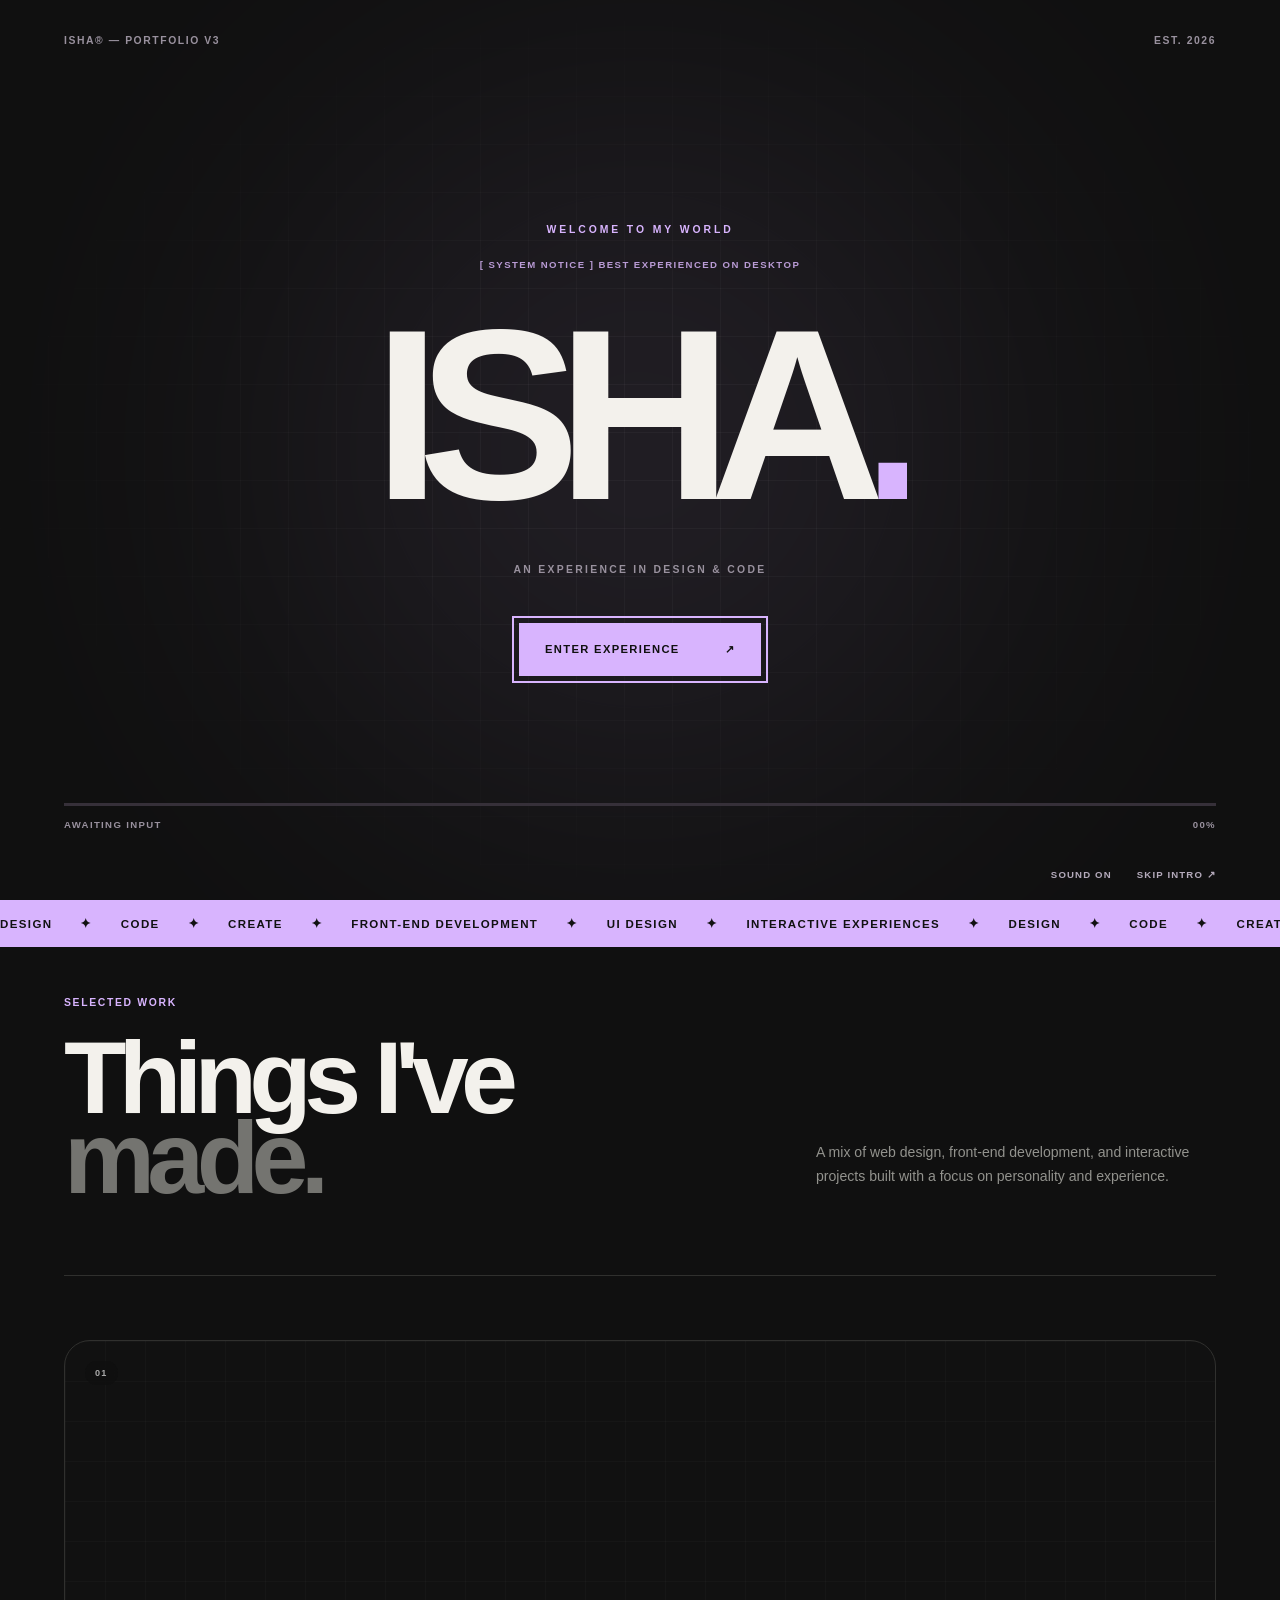
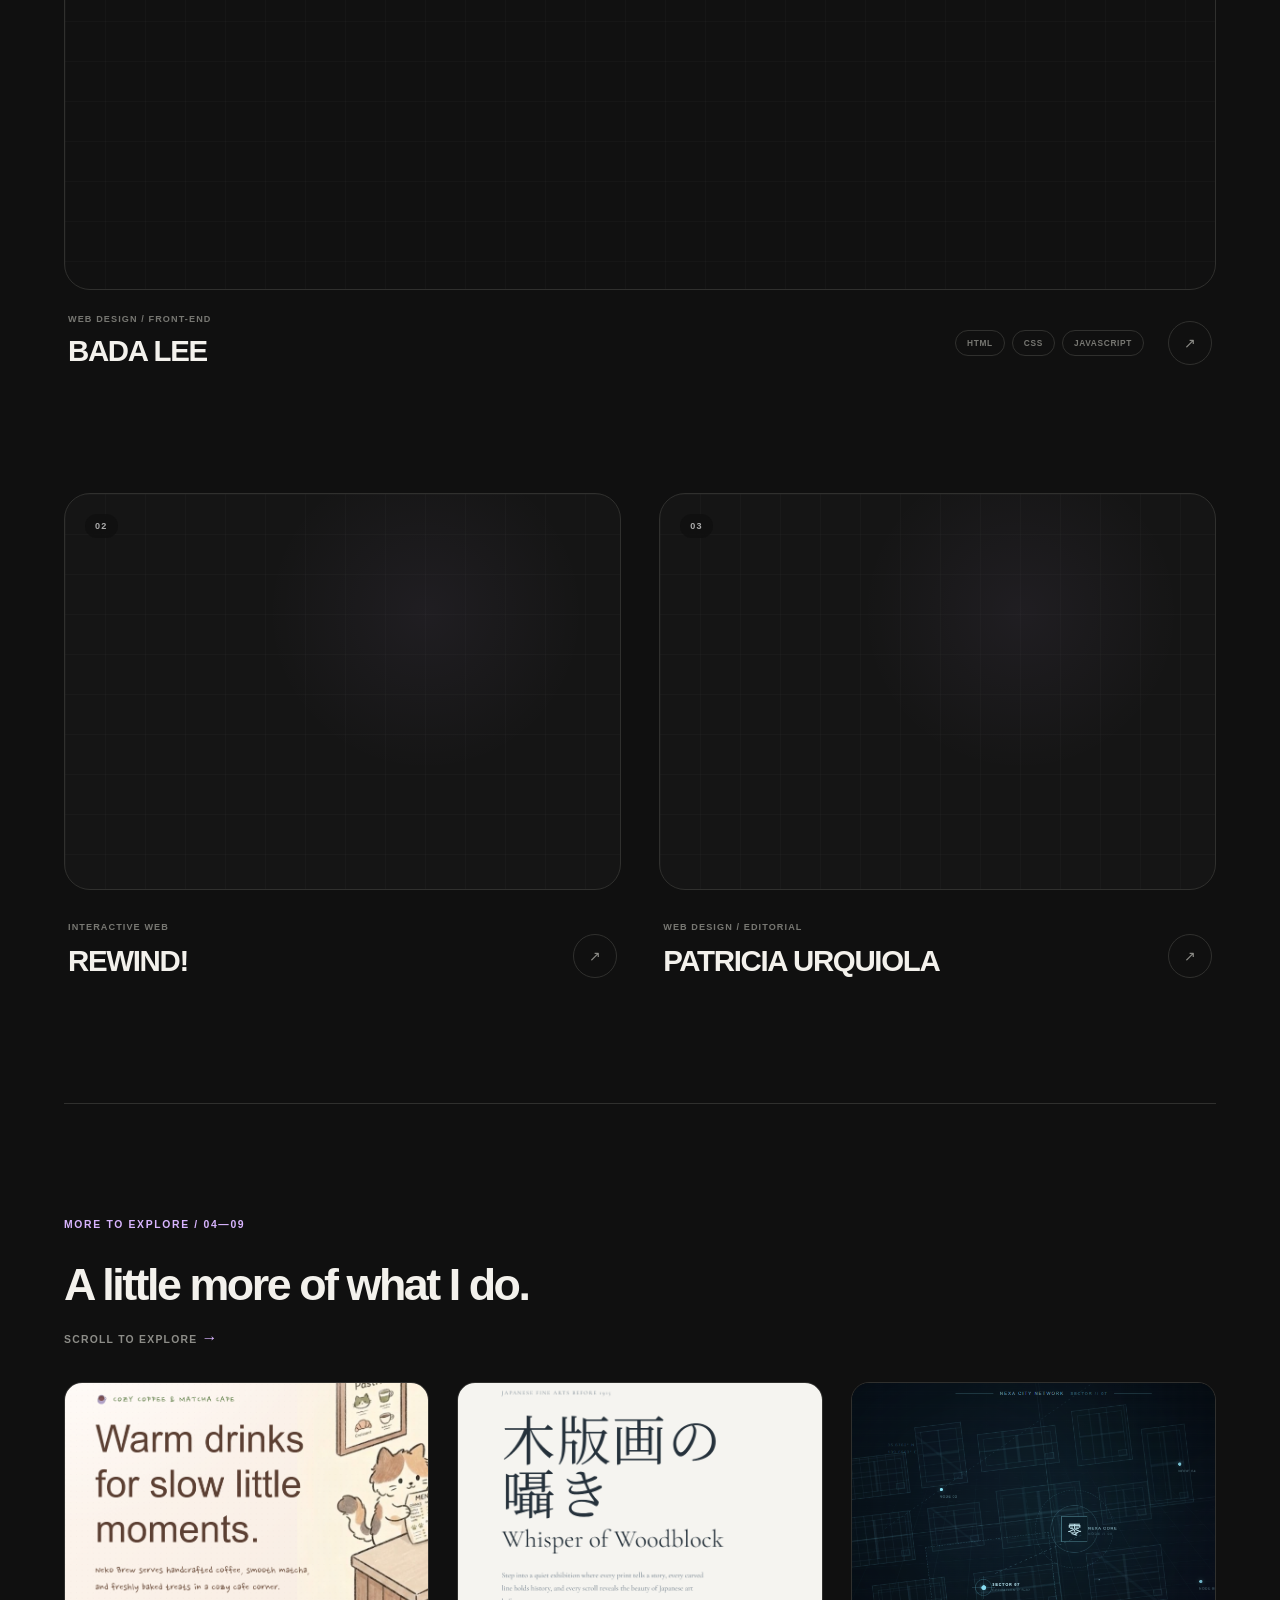
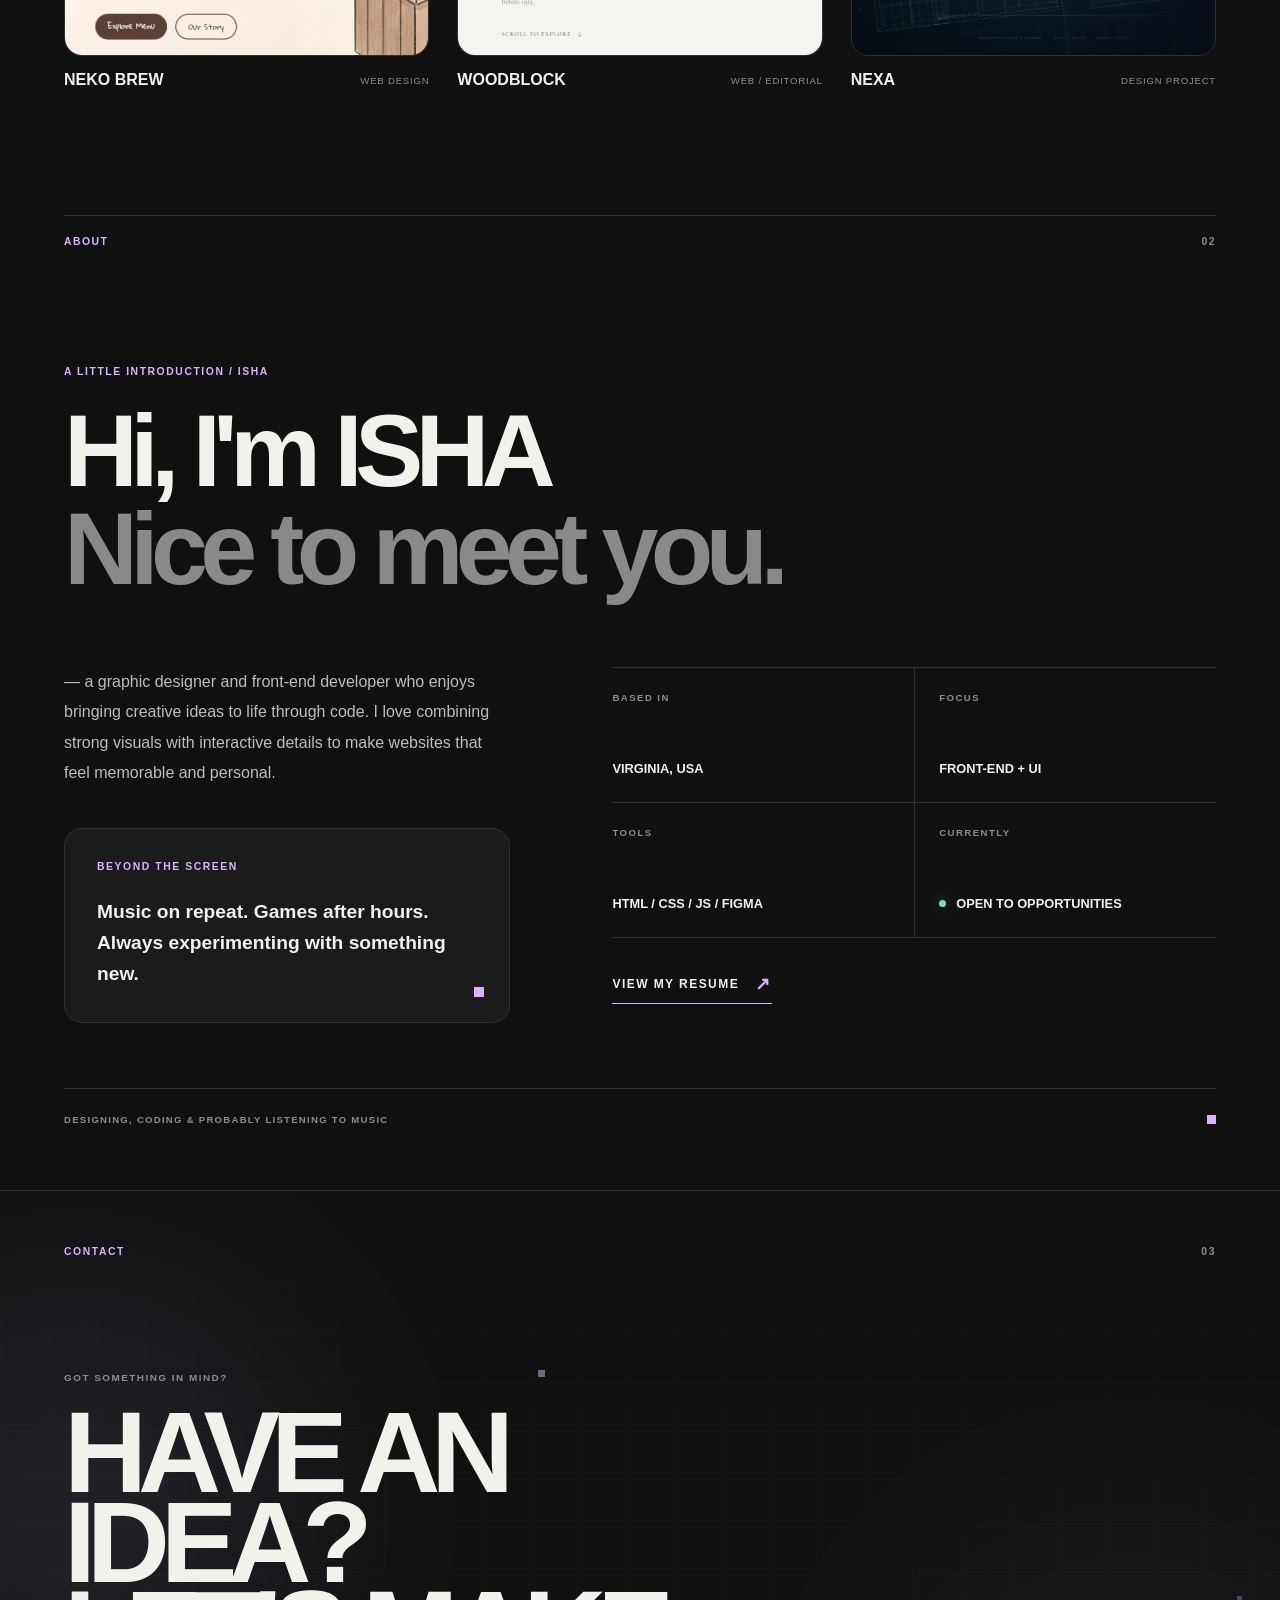
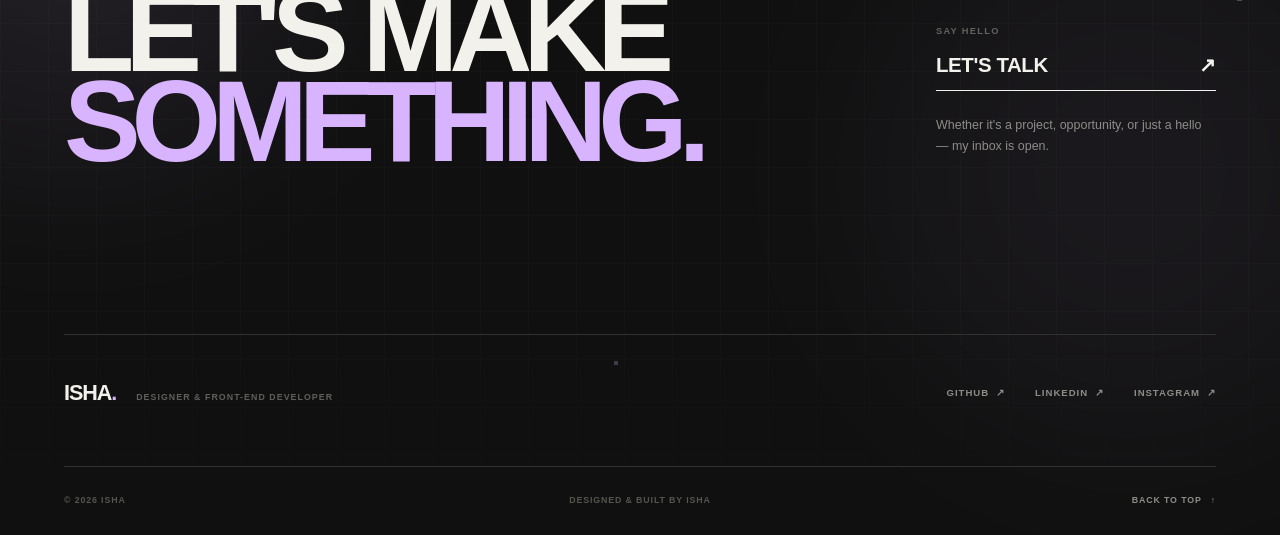
<file: index.html>
<!DOCTYPE html>
<html lang="en">

<head>
    <meta charset="UTF-8">

    <meta
        name="viewport"
        content="width=device-width, initial-scale=1.0"
    >

    <meta
        name="description"
        content="ISHA — Front-End Developer and Designer portfolio."
    >

    <title>ISHA — Portfolio</title>

<link rel="stylesheet" href="css/base.css">
<link rel="stylesheet" href="css/work.css">
<link rel="stylesheet" href="css/about.css">
<link rel="stylesheet" href="css/contact.css">
<link rel="stylesheet" href="css/projects.css">
<link rel="stylesheet" href="css/responsive.css">
<link rel="stylesheet" href="css/loader.css">
</head>


<body>


<!-- =========================================
     ISHA V3 — CINEMATIC LOADER
========================================= -->

<div class="intro-loader" id="introLoader" role="dialog"
     aria-label="Portfolio introduction" aria-modal="true">

    <div class="intro-panel intro-panel-left"></div>
    <div class="intro-panel intro-panel-right"></div>

    <div class="intro-stage">

        <div class="intro-grid"></div>
        <div class="intro-glow"></div>

        <div class="intro-top">
            <span>ISHA® — PORTFOLIO V3</span>
            <span>EST. 2026</span>
        </div>

        <div class="intro-center">

            <p class="intro-kicker">WELCOME TO MY WORLD</p>
            
            <p class="intro-device-note">
            [ SYSTEM NOTICE ] BEST EXPERIENCED ON DESKTOP
            </p>

            <h1 class="intro-wordmark" aria-label="ISHA">
                <span>I</span>
                <span>S</span>
                <span>H</span>
                <span>A</span>
                <span class="intro-dot">.</span>
            </h1>

            <p class="intro-status" id="introStatus">
                AN EXPERIENCE IN DESIGN &amp; CODE
            </p>

            <button class="intro-enter" id="introEnter" type="button">
                ENTER EXPERIENCE
                <span>↗</span>
            </button>

        </div>

        <div class="intro-bottom">

            <div class="intro-progress-track">
                <div class="intro-progress-bar"></div>
            </div>

            <div class="intro-bottom-info">
                <span id="introProgressLabel">AWAITING INPUT</span>
                <span id="introPercent">00%</span>
            </div>

        </div>

        <div class="intro-controls">
            <button id="introSound" type="button"
                    aria-pressed="true">SOUND ON</button>
            <button id="introSkip" type="button">SKIP INTRO ↗</button>
        </div>

    </div>
</div>



    <!-- =========================================
         NAVIGATION
    ========================================== -->

    <header class="site-header">

        <a href="#" class="logo">
            ISHA<span>.</span>
        </a>


        <nav class="site-nav" aria-label="Main navigation">

            <a href="#work">WORK</a>
            <a href="#about">ABOUT</a>
            <a href="#contact">CONTACT</a>

        </nav>


        <div class="header-status">

            <span class="status-dot"></span>

            AVAILABLE FOR WORK

        </div>

    </header>



    <main>


        <!-- =========================================
             HERO
        ========================================== -->

        <section class="hero">

<div class="hero-background" aria-hidden="true">

    <div class="hero-grid"></div>

    <div class="hero-glow hero-glow-one"></div>
    <div class="hero-glow hero-glow-two"></div>

    <span class="hero-bg-text">
        ISHA
    </span>

    <div class="hero-square square-one"></div>
    <div class="hero-square square-two"></div>
    <div class="hero-square square-three"></div>

</div>

            <!-- LEFT SIDE -->

            <div class="hero-intro">

                <p class="hero-eyebrow">
                    FRONT-END DEVELOPER &amp; DESIGNER
                </p>


                <h1 class="hero-title">
                    ISHA<span>.</span>
                </h1>


                <p class="hero-description">
                I design &amp; build digital experiences<br>
                with personality.
                </p>


                <div class="hero-actions">

                    <a
                        href="#work"
                        class="button button-primary"
                    >
                        VIEW MY WORK
                        <span>↗</span>
                    </a>


                    <a
                        href="#contact"
                        class="button button-secondary"
                    >
                        CONTACT ME
                    </a>

                </div>

<div class="hero-meta">

    <div>
        <span>BASED IN</span>
        <p>VIRGINIA, USA</p>
    </div>

    <div>
        <span>FOCUS</span>
        <p>FRONT-END / UI</p>
    </div>

</div>

            </div>

            <!-- =========================================
                 FEATURED PROJECT
            ========================================== -->

            <div class="featured-project">

                <div class="featured-top">

                    <div class="featured-label">

                        <span class="featured-dot"></span>

                        LIVE PROJECT PREVIEW

                    </div>


                    <span class="featured-count">
                        01 / 06
                    </span>

                </div>



<a
    href="https://urbruhisha.github.io/genshin-ui/"
    class="featured-card"
    target="_blank"
    rel="noopener noreferrer"
>

                    <!-- IMAGE WILL GO HERE LATER -->

<div class="featured-visual">
    
    <iframe
        src="https://urbruhisha.github.io/genshin-ui/"
        title="Genshin Archive live preview"
        class="featured-site-preview"
        loading="lazy"
        tabindex="-1"
    ></iframe>

</div>


                    <div class="featured-info">

                        <div>

                            <p class="featured-type">
                                PERSONAL PROJECT
                            </p>

                            <h2>
                                GENSHIN ARCHIVE
                            </h2>

                        </div>


                        <span class="featured-arrow">
                            ↗
                        </span>

                    </div>

                </a>

            </div>

        </section>

<div class="hero-scroll">
    <span>SCROLL TO EXPLORE</span>
    <span>↓</span>
</div>



        <!-- =========================================
             TICKER
        ========================================== -->

        <section
            class="ticker"
            aria-label="Portfolio specialties"
        >

            <div class="ticker-track">


                <!-- FIRST COPY -->

                <div class="ticker-content">

                    <span>DESIGN</span>
                    <span class="ticker-symbol">✦</span>

                    <span>CODE</span>
                    <span class="ticker-symbol">✦</span>

                    <span>CREATE</span>
                    <span class="ticker-symbol">✦</span>

                    <span>FRONT-END DEVELOPMENT</span>
                    <span class="ticker-symbol">✦</span>

                    <span>UI DESIGN</span>
                    <span class="ticker-symbol">✦</span>

                    <span>INTERACTIVE EXPERIENCES</span>
                    <span class="ticker-symbol">✦</span>

                </div>



                <!-- DUPLICATE FOR SEAMLESS LOOP -->

                <div
                    class="ticker-content"
                    aria-hidden="true"
                >

                    <span>DESIGN</span>
                    <span class="ticker-symbol">✦</span>

                    <span>CODE</span>
                    <span class="ticker-symbol">✦</span>

                    <span>CREATE</span>
                    <span class="ticker-symbol">✦</span>

                    <span>FRONT-END DEVELOPMENT</span>
                    <span class="ticker-symbol">✦</span>

                    <span>UI DESIGN</span>
                    <span class="ticker-symbol">✦</span>

                    <span>INTERACTIVE EXPERIENCES</span>
                    <span class="ticker-symbol">✦</span>

                </div>


            </div>

        </section>

<!-- =========================================
     SELECTED WORK
========================================== -->

<div class="work-header">

    <div class="work-heading">

        <p class="work-eyebrow">
            SELECTED WORK
        </p>

        <h2>
            Things I've<br>
            <span>made.</span>
        </h2>

    </div>


    <p class="work-description">
        A mix of web design, front-end development,
        and interactive projects built with a focus
        on personality and experience.
    </p>

</div>

    <!-- =========================================
     PROJECT 01 — BADA LEE
========================================== -->

<article class="project project-large project-bada">

<div class="project-visual project-visual-live">

    <iframe
        src="https://urbruhisha.github.io/bdlee/"
        title="BADA LEE live website preview"
        class="project-site-preview"
        loading="lazy"
    ></iframe>

    <span class="project-number">01</span>

</div>


    <div class="project-info">

        <div class="project-title">

            <span>WEB DESIGN / FRONT-END</span>

            <h3>BADA LEE</h3>

        </div>


        <div class="project-meta">

            <div class="project-tags">
                <span>HTML</span>
                <span>CSS</span>
                <span>JAVASCRIPT</span>
            </div>

            <a
                href="https://urbruhisha.github.io/bdlee/"
                class="project-arrow"
                target="_blank"
                rel="noopener noreferrer"
                aria-label="Open BADA LEE project"
            >
                ↗
            </a>

        </div>

    </div>

</article>


<!-- =========================================
     PROJECTS 02 + 03
========================================== -->

<div class="project-grid">


<!-- PROJECT 02 — REWIND -->

<article class="project project-small project-rewind">

    <div class="project-visual project-visual-live">

        <iframe
            src="https://urbruhisha.github.io/rewind/"
            title="REWIND! live website preview"
            class="project-site-preview"
            loading="lazy"
        ></iframe>

        <span class="project-number">02</span>

    </div>


    <div class="project-info">

        <div class="project-title">

            <span>INTERACTIVE WEB</span>

            <h3>REWIND!</h3>

        </div>


        <a
            href="https://urbruhisha.github.io/rewind/"
            class="project-arrow"
            target="_blank"
            rel="noopener noreferrer"
            aria-label="Open REWIND project"
        >
            ↗
        </a>

    </div>

</article>


<!-- PROJECT 03 — PATRICIA URQUIOLA -->

<article class="project project-small project-urquiola">

    <div class="project-visual project-visual-live">

<iframe
    src="https://urbruhisha.github.io/urquiola/"
    title="Patricia Urquiola live website preview"
    class="project-site-preview"
    loading="lazy"
></iframe>
        
        <span class="project-number">03</span>

    </div>


    <div class="project-info">

        <div class="project-title">

            <span>WEB DESIGN / EDITORIAL</span>

            <h3>PATRICIA URQUIOLA</h3>

        </div>


<a
    href="https://urbruhisha.github.io/urquiola/"
    class="project-arrow"
    target="_blank"
    rel="noopener noreferrer"
    aria-label="Open Patricia Urquiola project"
>
    ↗
</a>

    </div>

</article>
    
    
</div>


<!-- =========================================
     MORE TO EXPLORE
========================================== -->

<div class="more-projects">

    <div class="more-projects-header">
        <p class="work-eyebrow">MORE TO EXPLORE / 04—09</p>
        <h2>A little more of what I do.</h2>
        <p class="more-scroll-hint">
        SCROLL TO EXPLORE <span>→</span>
        </p>
    </div>

    <div class="more-projects-grid">

        <!-- 04 — NEKO BREW -->
        <a href="projects/neko-brew/index.html" class="more-project-card" target="_blank" rel="noopener noreferrer">
            <div class="more-project-image">
                <img src="images/neko-brew-preview.png"
                     alt="Neko Brew website screenshot"
                     loading="lazy">
                <span class="more-project-overlay">VIEW PROJECT ↗</span>
            </div>
            <div class="more-project-info">
                <h3>NEKO BREW</h3>
                <span>WEB DESIGN</span>
            </div>
        </a>

        <!-- 05 — WOODBLOCK -->
        <a href="projects/woodblock/index.html" class="more-project-card" target="_blank" rel="noopener noreferrer">
            <div class="more-project-image">
                <img src="images/woodblock-preview.png"
                     alt="Woodblock project screenshot"
                     loading="lazy">
                <span class="more-project-overlay">VIEW PROJECT ↗</span>
            </div>
            <div class="more-project-info">
                <h3>WOODBLOCK</h3>
                <span>WEB / EDITORIAL</span>
            </div>
        </a>

        <!-- 06 — NEXA -->
        <a href="projects/nexa/index.html" class="more-project-card" target="_blank" rel="noopener noreferrer">
            <div class="more-project-image">
                <img src="images/nexa-preview.png"
                     alt="NEXA project screenshot"
                     loading="lazy">
                <span class="more-project-overlay">VIEW PROJECT ↗</span>
            </div>
            <div class="more-project-info">
                <h3>NEXA</h3>
                <span>DESIGN PROJECT</span>
            </div>
        </a>

        <!-- 07 — KISSESAMOUR -->
        <a href="projects/kissesamour/index.html" class="more-project-card" target="_blank" rel="noopener noreferrer">
            <div class="more-project-image">
                <img src="images/kissesamour-preview.png"
                     alt="Kissesamour project screenshot"
                     loading="lazy">
                <span class="more-project-overlay">VIEW PROJECT ↗</span>
            </div>
            <div class="more-project-info">
                <h3>KISSESAMOUR</h3>
                <span>WORK IN PROGRESS</span>
            </div>
        </a>

        <!-- 08 — COMING SOON -->
        <div class="more-project-card coming-soon">
            <div class="more-project-image">
                <div class="coming-soon-content">
                    <span>IN THE WORKS / 08</span>
                    <h3>COMING SOON</h3>
                    <p>NEW PROJECT</p>
                </div>
            </div>
            <div class="more-project-info">
                <h3>UNTITLED PROJECT</h3>
                <span>COMING SOON</span>
            </div>
        </div>

        <!-- 09 — SPARE SLOT -->
        <div class="more-project-card coming-soon">
            <div class="more-project-image">
                <div class="coming-soon-content">
                    <span>FUTURE PROJECT / 09</span>
                    <h3>COMING SOON</h3>
                    <p>STAY TUNED</p>
                </div>
            </div>
            <div class="more-project-info">
                <h3>FUTURE PROJECT</h3>
                <span>COMING SOON</span>
            </div>
        </div>

    </div>

</div>



<!-- ========================================
     ABOUT ME
========================================= -->

<section class="about-section" id="about">

    <div class="about-topline">
        <span>ABOUT</span>
        <span>02</span>
    </div>

    <div class="about-heading">
        <p class="about-eyebrow">A LITTLE INTRODUCTION / ISHA</p>

        <h2>
            Hi, I'm ISHA<br>
            <span>Nice to meet you.</span>
        </h2>
    </div>

    <div class="about-content">

        <!-- LEFT: INTRODUCTION -->
        <div class="about-left">

            <p class="about-description">
                — a graphic designer and front-end
                developer who enjoys bringing creative ideas
                to life through code. I love combining strong
                visuals with interactive details to make
                websites that feel memorable and personal.
            </p>

            <div class="about-personality">
                <span class="personality-label">
                    BEYOND THE SCREEN
                </span>

                <p>
                    Music on repeat. Games after hours.
                    Always experimenting with something new.
                </p>

                <span class="personality-square"></span>
            </div>

        </div>

        <!-- RIGHT: INFORMATION -->
        <div class="about-right">

            <div class="about-info-grid">

                <div class="about-info-item">
                    <span>BASED IN</span>
                    <strong>VIRGINIA, USA</strong>
                </div>

                <div class="about-info-item">
                    <span>FOCUS</span>
                    <strong>FRONT-END + UI</strong>
                </div>

                <div class="about-info-item">
                    <span>TOOLS</span>
                    <strong>HTML / CSS / JS / FIGMA</strong>
                </div>

                <div class="about-info-item">
                    <span>CURRENTLY</span>
                    <strong class="availability">
                        <i></i>
                        OPEN TO OPPORTUNITIES
                    </strong>
                </div>

            </div>

            <a
                href="resume.pdf"
                class="about-resume"
                target="_blank"
                rel="noopener noreferrer"
            >
                VIEW MY RESUME
                <span>↗</span>
            </a>

        </div>

    </div>

    <div class="about-bottomline">
        <span>
            DESIGNING, CODING &amp; PROBABLY LISTENING TO MUSIC
        </span>
        <span class="about-bottom-square"></span>
    </div>

</section>


<!-- =========================================
     CONTACT
========================================== -->

<section class="contact-section" id="contact">
    
    <!-- CONTACT BACKGROUND -->
<div class="hero-background" aria-hidden="true">

    <div class="hero-grid"></div>

    <div class="hero-glow hero-glow-one"></div>
    <div class="hero-glow hero-glow-two"></div>

    <span class="hero-square square-one"></span>
    <span class="hero-square square-two"></span>
    <span class="hero-square square-three"></span>

</div>

    <!-- TOP LABEL -->

    <div class="contact-label">
        <span>CONTACT</span>
        <span>03</span>
    </div>


    <!-- MAIN CONTACT -->

    <div class="contact-main">

        <div class="contact-heading">

            <p class="contact-eyebrow">
                GOT SOMETHING IN MIND?
            </p>

            <h2>
                HAVE AN IDEA?<br>
                LET'S MAKE<br>
                <span>SOMETHING.</span>
            </h2>

        </div>


        <!-- SAY HELLO -->

        <div class="contact-action">

            <p>
                SAY HELLO
            </p>

<a
    href="mailto:ferminaisha003@gmail.com?subject=Hello%20Isha!"
    class="email-link"
>
    LET'S TALK
    <span>↗</span>
</a>

            <p class="contact-note">
                Whether it's a project, opportunity,
                or just a hello — my inbox is open.
            </p>

        </div>

    </div>



    <!-- =========================================
         FOOTER
    ========================================== -->

    <footer class="site-footer">

        <div class="footer-brand">

            <a href="https://urbruhisha.github.io/Isha-v2/" class="footer-logo">
                ISHA<span>.</span>
            </a>

            <p>
                DESIGNER &amp; FRONT-END DEVELOPER
            </p>

        </div>


        <div class="footer-links">

            <a
                href="https://github.com/urbruhisha"
                target="_blank"
                rel="noopener noreferrer"
            >
                GITHUB
                <span>↗</span>
            </a>

            <a
                href="https://www.linkedin.com/in/aisha-fermin-2b5055415/"
                target="_blank"
                rel="noopener noreferrer"
            >
                LINKEDIN
                <span>↗</span>
            </a>
            
            <a
                href="
https://www.instagram.com/designedbyishav2?stkn=MzZva2c1ajdhcDd4&utm_source=qr"
                target="_blank"
                rel="noopener noreferrer"
            >
                INSTAGRAM
                <span>↗</span>
            </a>

        </div>


        <div class="footer-bottom">

            <p>
                © 2026 ISHA
            </p>

            <p class="footer-made">
                DESIGNED &amp; BUILT BY ISHA
            </p>

            <a href="#" class="back-to-top">
                BACK TO TOP
                <span>↑</span>
            </a>

        </div>

    </footer>

</section>


    </main>

<!-- CUSTOM SCROLL INDICATOR -->
<div class="scroll-indicator" aria-hidden="true"></div>

<script src="js/script.js"></script>
<script src="js/hover-sounds.js" defer></script>
<script src="js/loader.js" defer></script>
    
</body>

</html>
</file>
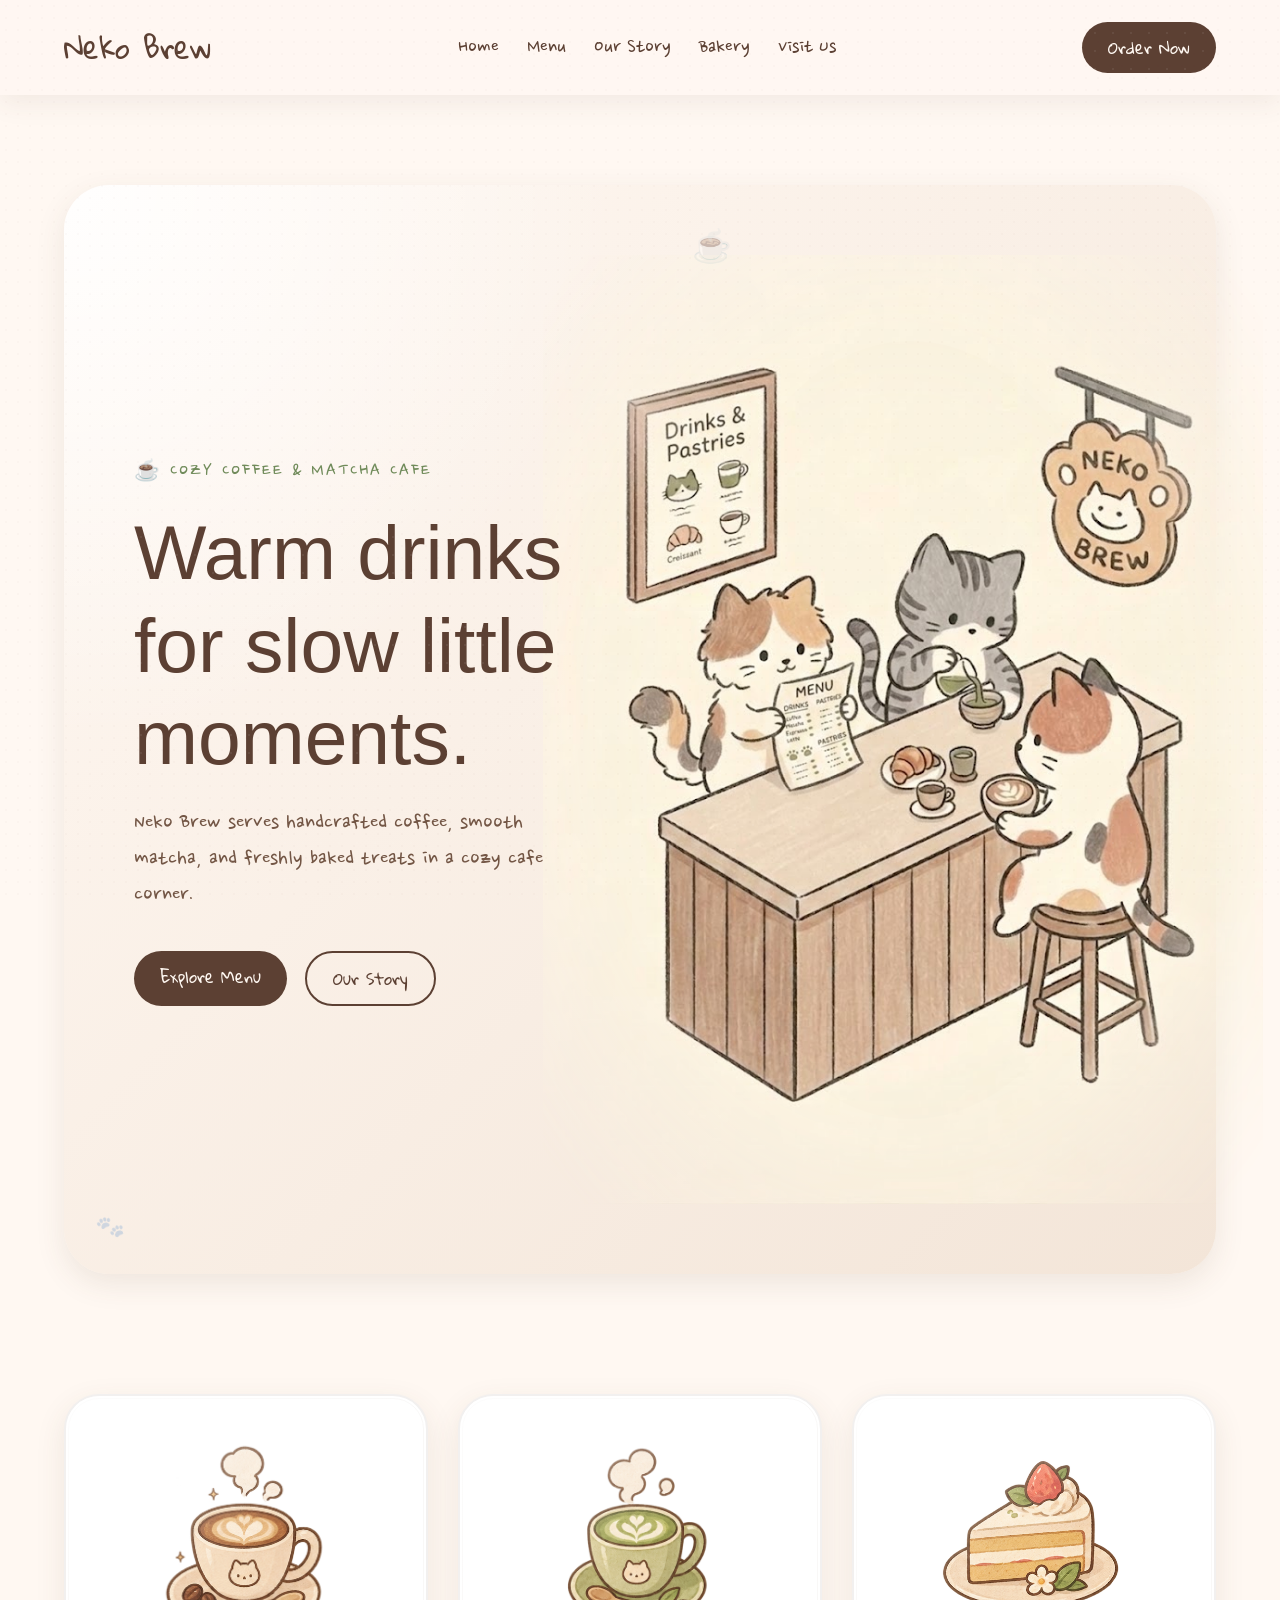
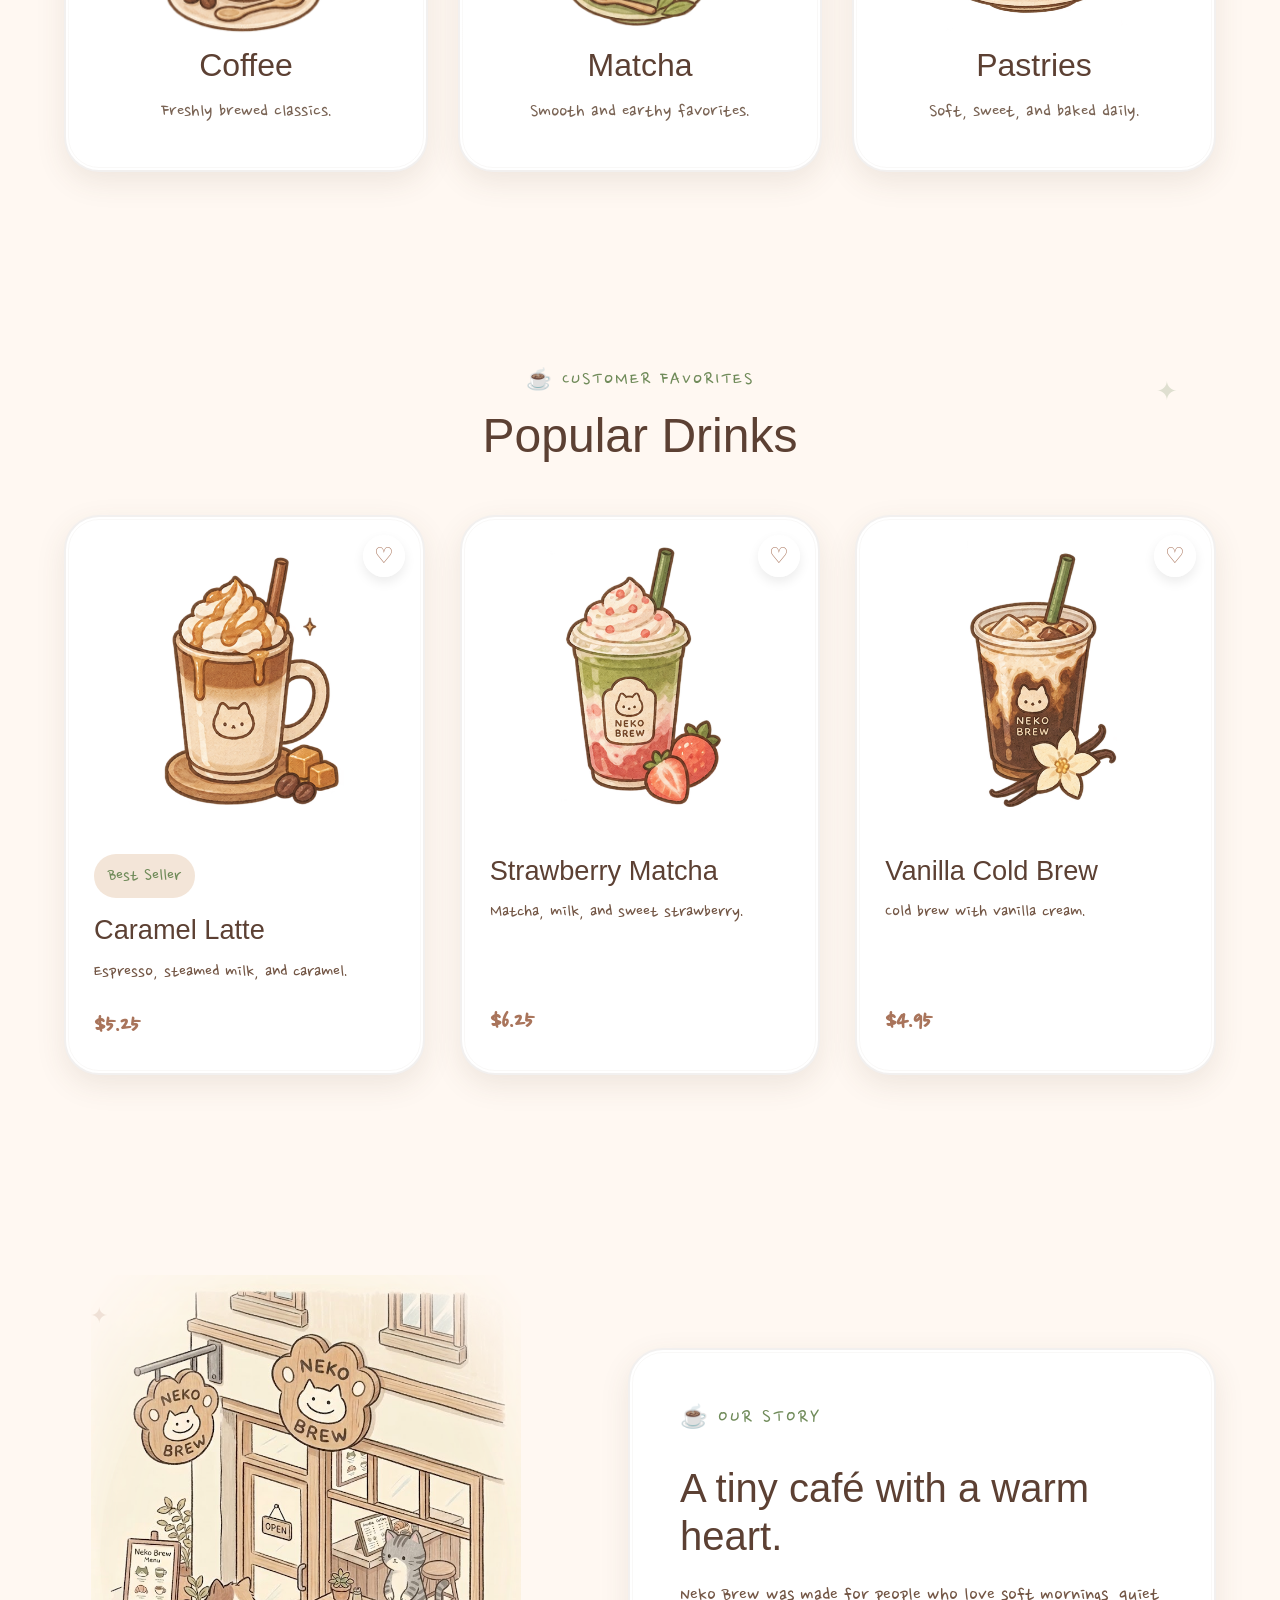
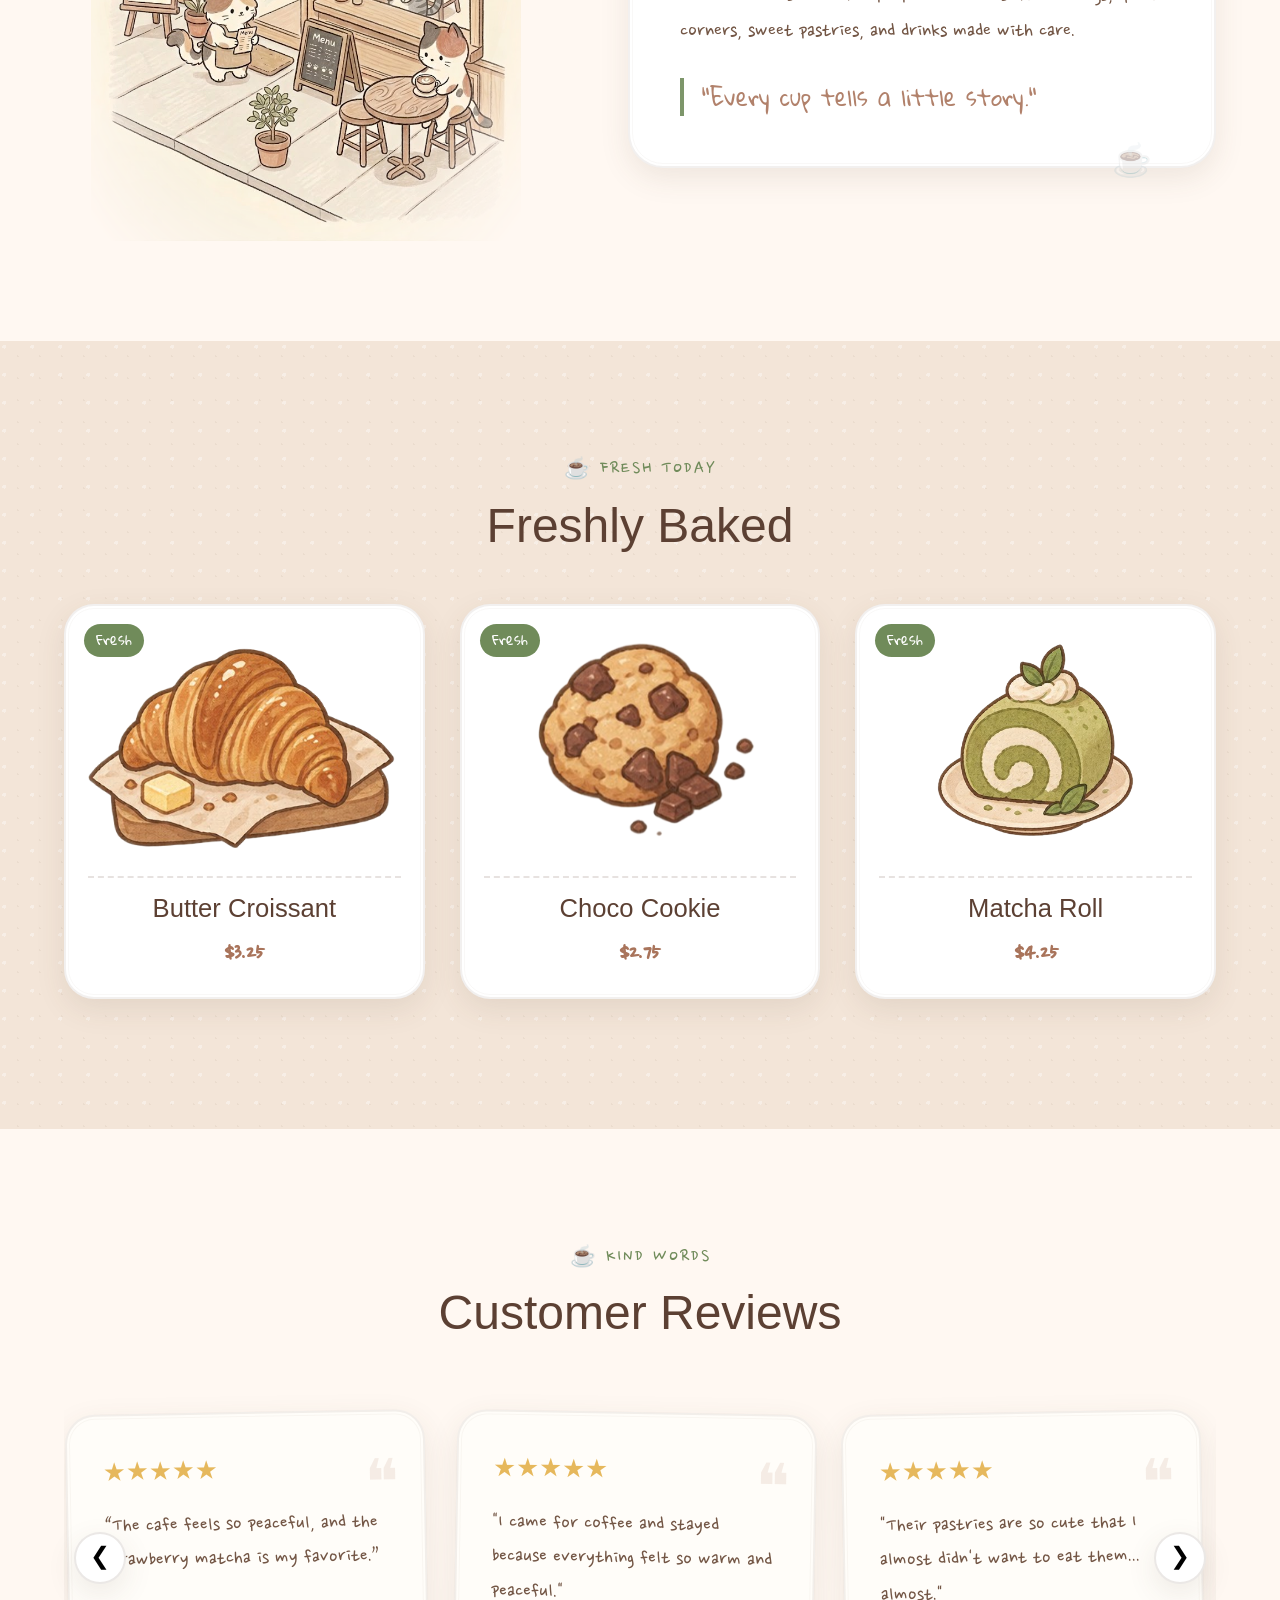
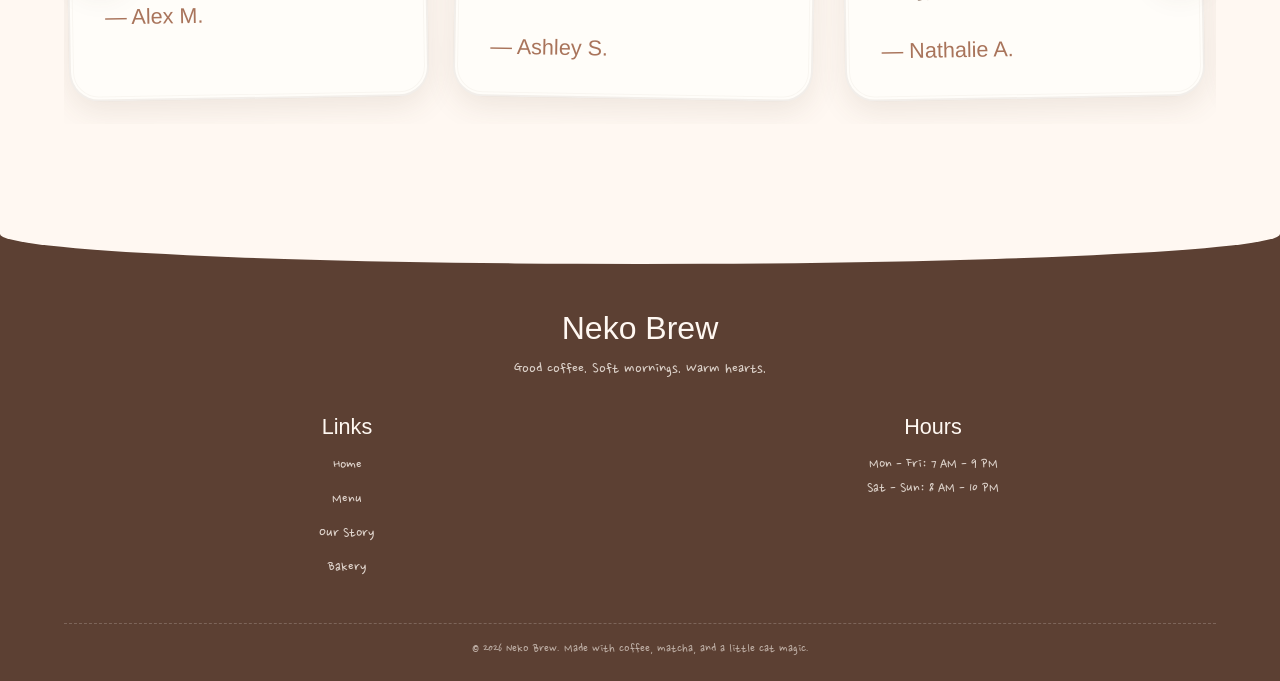
<file: projects/neko-brew/index.html>
<!DOCTYPE html>
<html lang="en-US">
<head>
    <meta charset="utf-8">
    <title>Neko Brew</title>
    <link href="style.css" rel="stylesheet" type="text/css">
</head>

<body>

    <!-- HEADER -->   
    <header class="site-header">
        <div class="container"> 
        <a href="#home" class="logo">Neko Brew</a>

        <nav class="main-nav">
            <a href="#home">Home</a>
            <a href="#menu">Menu</a>
            <a href="#story">Our Story</a>
            <a href="#bakery">Bakery</a>
            <a href="#visit">Visit Us</a>
        </nav>

        <a href="#menu" class="order-btn">Order Now</a>
        </div>
    </header>

    <!-- MAIN CONTENT -->
    <main>

        <!-- HERO -->
        <section class="hero" id="home">
            <div class="container">            
            <div class="hero-text">
                <p class="eyebrow">Cozy Coffee &amp; Matcha Cafe</p>
                <h1>Warm drinks for slow little moments.</h1>
                <p>
                    Neko Brew serves handcrafted coffee, smooth matcha,
                    and freshly baked treats in a cozy cafe corner.
                </p>

                <div class="hero-buttons">
                    <a href="#menu" class="btn primary-btn">Explore Menu</a>
                    <a href="#story" class="btn secondary-btn">Our Story</a>
                </div>
            </div>

            <div class="hero-image">
                <img src="images/cafe-scene.png" alt="Cozy illustrated café scene">
            </div>
            </div>
        </section>

        <!-- CATEGORIES -->
        <section class="categories">
            <div class="container">
                <article class="category-card">
                <img src="images/coffee.png" alt="Coffee icon">
                <h2>Coffee</h2>
                <p>Freshly brewed classics.</p>
            </article>

            <article class="category-card">
                <img src="images/matcha.png" alt="Matcha icon">
                <h2>Matcha</h2>
                <p>Smooth and earthy favorites.</p>
            </article>

            <article class="category-card">
                <img src="images/pasties.png" alt="Pastry icon">
                <h2>Pastries</h2>
                <p>Soft, sweet, and baked daily.</p>
            </article>
            </div>
        </section>

        <!-- POPULAR DRINKS -->
        <section class="popular-drinks" id="menu">
            <div class="container">
                <div class="section-heading">
                <p class="eyebrow">Customer Favorites</p>
                <h2>Popular Drinks</h2>
            </div>

            <div class="drink-grid">
                <article class="drink-card">
                    <button class="favorite-btn" aria-label="Favorite drink">
                         ♡
                    </button>

                    <img src="images/caramel-latte.png" alt="Caramel latte">

                    <div class="drink-info">
                        <p class="drink-tag">Best Seller</p>
                        <h3>Caramel Latte</h3>
                        <p>Espresso, steamed milk, and caramel.</p>
                        <span>$5.25</span>
                    </div>
                </article>

                <article class="drink-card">
                    <button class="favorite-btn" aria-label="Favorite drink">
                         ♡
                    </button>
                    <img src="images/strawberry-matcha.png" alt="Strawberry matcha">
                    
                    <div class="drink-info">
                        <h3>Strawberry Matcha</h3>
                        <p>Matcha, milk, and sweet strawberry.</p>
                        <span>$6.25</span>
                    </div>
                </article>

                <article class="drink-card">
                    <button class="favorite-btn" aria-label="Favorite drink">
                         ♡
                    </button>
                    <img src="images/vanilla-cold-brew.png" alt="Vanilla cold brew">
                    
                    <div class="drink-info">                    
                        <h3>Vanilla Cold Brew</h3>
                        <p>Cold brew with vanilla cream.</p>
                        <span>$4.95</span>
                    </div>        
                </article>
                
            </div>
            </div>
        </section>

        <!-- STORY -->
        <section class="story" id="story">
            <div class="container">
                <div class="story-image">
                <img src="images/story.png" alt="Neko Brew cat mascot">
            </div>

            <div class="story-text">
                <p class="eyebrow">Our Story</p>

            <h2>A tiny café with a warm heart.</h2>

            <p>
                Neko Brew was made for people who love soft mornings,
                quiet corners, sweet pastries, and drinks made with care.
            </p>

            <blockquote>
                "Every cup tells a little story."
            </blockquote>

            </div>
            </div>
        </section>

        <!-- BAKERY -->
        <section class="bakery" id="bakery">
            <div class="container">
                <div class="section-heading">
                <p class="eyebrow">Fresh Today</p>
                <h2>Freshly Baked</h2>
            </div>

            <div class="bakery-grid">
                <article class="bakery-card">
                    <img src="images/butter-croissant.png" alt="Croissant">
                    <div class="bakery-info"><h3>Butter Croissant</h3>
                    <span>$3.25</span>
                    </div>
                </article>

                <article class="bakery-card">
                    <img src="images/choco-cookie.png" alt="Chocolate cookie">
                    <div class="bakery-info"><h3>Choco Cookie</h3>
                    <span>$2.75</span>
                    </div>
                </article>

                <article class="bakery-card">
                    <img src="images/matcha-roll.png" alt="Matcha roll cake">
                    <div class="bakery-info"><h3>Matcha Roll</h3>
                    <span>$4.25</span>
                    </div>
                </article>
            </div>
            </div>
        </section>

        <!-- REVIEWS -->
        <section class="reviews">
            <div class="container">
                <div class="section-heading">
                <p class="eyebrow">Kind Words</p>
                <h2>Customer Reviews</h2>
                </div>
                
<div class="reviews-wrapper">
<button class="review-arrow prev">❮</button>

            <div class="reviews-slider">
            <article class="review-card">
                <p class="stars">★★★★★</p>
                <p>
                    “The cafe feels so peaceful, and the strawberry matcha
                    is my favorite.”
                </p>
                <h3>— Alex M.</h3>
            </article>
                
            <article class="review-card">
                <p class="stars">★★★★★</p>
                <p>
                    "I came for coffee and stayed because everything felt so warm and peaceful."
                </p>
                <h3>— Ashley S.</h3>
            </article>
                
            <article class="review-card">
                <p class="stars">★★★★★</p>
                <p>
                    "Their pastries are so cute that I almost didn't want to eat them... almost."
                </p>
                <h3>— Nathalie A.</h3>
            </article>
                
            <article class="review-card">
                <p class="stars">★★★★★</p>
                <p>
                    "This is exactly the kind of café I'd spend my whole afternoon drawing in."
                </p>
                <h3>— Nikki A.</h3>
            </article>
                
            <article class="review-card">
                <p class="stars">★★★★★</p>
                <p>
                    "The cat mascot deserves a raise. Oh, and the caramel latte was amazing too."
                </p>
                <h3>— Nicole S.</h3>
            </article>
            </div>

<button class="review-arrow next">❯</button>
</div>
                
            </div>
        </section>

    </main>

    <!-- FOOTER -->
    <footer class="site-footer" id="visit">
        <div class="container">
            <div class="footer-brand">
            <h2>Neko Brew</h2>
            <p>Good coffee. Soft mornings. Warm hearts.</p>
        </div>

        <div class="footer-links">
            <h3>Links</h3>
            <a href="#home">Home</a>
            <a href="#menu">Menu</a>
            <a href="#story">Our Story</a>
            <a href="#bakery">Bakery</a>
        </div>

        <div class="footer-hours">
            <h3>Hours</h3>
            <p>Mon - Fri: 7 AM - 9 PM</p>
            <p>Sat - Sun: 8 AM - 10 PM</p>
        </div>
            
            <div class="footer-bottom">
    <p>© 2026 Neko Brew. Made with coffee, matcha, and a little cat magic.</p>
            </div>
        </div>

    </footer>

    <script src="script.js"></script>
</body>
</html>
</file>
<file: css/base.css>
/* ==================================================
   ISHA V3
   BASE + NAV + HERO + FEATURED PROJECT + TICKER
================================================== */


/* ==================================================
   RESET
================================================== */

* {
    box-sizing: border-box;
    margin: 0;
    padding: 0;
}

html {
    scroll-behavior: smooth;
}

body {
    min-height: 100vh;

    background: #101010;
    color: #f3f1ec;

    font-family:
        Arial,
        Helvetica,
        sans-serif;

    -webkit-font-smoothing: antialiased;
}

a {
    color: inherit;
    text-decoration: none;
}

button,
input,
textarea {
    font: inherit;
}


/* ==================================================
   VARIABLES
================================================== */

:root {
    --background: #101010;
    --surface: #181818;
    --surface-light: #202020;

    --text: #f3f1ec;
    --muted: #8d8d88;

    --border: #30302e;

    --accent: #d8b4fe;
    --accent-soft: #b99bd5;

    --radius-small: 10px;
    --radius-medium: 18px;
    --radius-large: 26px;

    --page-padding: clamp(24px, 5vw, 80px);
}


/* ==================================================
   HEADER
================================================== */

.site-header {
    width: 100%;
    min-height: 86px;

    display: grid;
    grid-template-columns: 1fr auto 1fr;
    align-items: center;

    padding:
        0
        var(--page-padding);

    border-bottom: 1px solid var(--border);

    background: var(--background);
}


/* LOGO */

.logo {
    width: max-content;

    font-size: 1.2rem;
    font-weight: 800;

    letter-spacing: -0.04em;
}

.logo span {
    color: var(--accent);
}


/* NAV */

.site-nav {
    display: flex;
    align-items: center;
    gap: 42px;
}

.site-nav a {
    position: relative;

    padding: 10px 0;

    color: var(--muted);

    font-size: 0.72rem;
    font-weight: 700;

    letter-spacing: 0.13em;

    transition:
        color 0.2s ease;
}

.site-nav a::after {
    content: "";

    position: absolute;

    left: 0;
    bottom: 4px;

    width: 0;
    height: 1px;

    background: var(--accent);

    transition:
        width 0.25s ease;
}

.site-nav a:hover {
    color: var(--text);
}

.site-nav a:hover::after {
    width: 100%;
}


/* STATUS */

.header-status {
    justify-self: end;

    display: flex;
    align-items: center;
    gap: 9px;

    color: var(--muted);

    font-size: 0.67rem;
    font-weight: 700;

    letter-spacing: 0.12em;
}

.status-dot {
    width: 7px;
    height: 7px;

    background: #8dd39e;

    border-radius: 50%;

    box-shadow:
        0 0 10px rgba(141, 211, 158, 0.45);
}


/* ==================================================
   HERO
================================================== */

.hero {
    min-height: calc(100vh - 86px);

    display: grid;

    grid-template-columns:
        minmax(480px, 0.8fr)
        minmax(650px, 1.2fr);

    align-items: center;

    gap: clamp(40px, 4vw, 75px);

    padding:
        45px
        var(--page-padding)
        45px;
}

/* ==================================================
   HERO BACKGROUND SHENANIGANS
================================================== */

.hero {
    position: relative;
    isolation: isolate;
    overflow: hidden;
}


/* keep actual hero content above background */

.hero-intro,
.featured-project {
    position: relative;
    z-index: 2;
}


/* BACKGROUND LAYER */

.hero-background {
    position: absolute;
    inset: 0;

    z-index: -1;

    overflow: hidden;

    pointer-events: none;
}


/* ==================================================
   FAINT GRID
================================================== */

.hero-grid {
    position: absolute;
    inset: 0;

    background-image:
        linear-gradient(
            rgba(255, 255, 255, 0.018) 1px,
            transparent 1px
        ),
        linear-gradient(
            90deg,
            rgba(255, 255, 255, 0.018) 1px,
            transparent 1px
        );

    background-size: 48px 48px;

    mask-image:
        linear-gradient(
            to bottom,
            transparent 2%,
            black 25%,
            black 75%,
            transparent 100%
        );

    -webkit-mask-image:
        linear-gradient(
            to bottom,
            transparent 2%,
            black 25%,
            black 75%,
            transparent 100%
        );
}


/* ==================================================
   SOFT GLOWS
================================================== */

.hero-glow {
    position: absolute;

    border-radius: 50%;

    filter: blur(120px);

    opacity: 0.1;
}


.hero-glow-one {
    width: 450px;
    height: 450px;

    left: -180px;
    top: 25%;

    background: var(--accent);
}


.hero-glow-two {
    width: 500px;
    height: 500px;

    right: 5%;
    top: -250px;

    background: var(--accent);

    opacity: 0.055;
}


/* ==================================================
   GIANT BACKGROUND ISHA
================================================== */

.hero-bg-text {
    position: absolute;

    left: 50%;
    bottom: -0.22em;

    transform: translateX(-50%);

    color: transparent;

    -webkit-text-stroke:
        1px rgba(255, 255, 255, 0.035);

    font-size: clamp(15rem, 31vw, 36rem);
    font-weight: 900;

    line-height: 0.7;
    letter-spacing: -0.1em;

    white-space: nowrap;

    user-select: none;
}


/* ==================================================
   LITTLE SQUARE DETAILS
================================================== */

.hero-square {
    position: absolute;

    width: 7px;
    height: 7px;

    background: var(--accent);

    opacity: 0.5;
}


.square-one {
    left: 42%;
    top: 19%;
}


.square-two {
    left: 48%;
    bottom: 18%;

    width: 4px;
    height: 4px;

    opacity: 0.25;
}


.square-three {
    right: 3%;
    top: 43%;

    width: 5px;
    height: 5px;

    opacity: 0.3;
}
/* ==================================================
   LIVE WEBSITE PREVIEW
================================================== */

.featured-visual {
    position: relative;

    width: 100%;
    aspect-ratio: 16 / 10;

    overflow: hidden;

    border-radius:
        calc(var(--radius-large) - 8px);

    background: #181818;
}

.featured-site-preview {
    width: 100%;
    height: 100%;

    display: block;

    border: 0;

    pointer-events: none;
}
/* ==================================================
   HERO — LEFT
================================================== */

.hero-intro {
    max-width: 590px;
}


/* EYEBROW */

.hero-eyebrow {
    margin-bottom: 22px;

    color: var(--accent);

    font-size: 0.7rem;
    font-weight: 700;

    letter-spacing: 0.17em;
}


.hero-title {
    margin-left: -8px;

    font-size:
        clamp(7rem, 12vw, 12rem);

    font-weight: 900;

    letter-spacing: -0.09em;
    line-height: 0.75;
}

.hero-title span {
    color: var(--accent);
}


/* DESCRIPTION */

.hero-description {
    max-width: 460px;

    margin-top: 38px;

    color: #c4c3be;

    font-size: clamp(1.15rem, 1.5vw, 1.4rem);

    line-height: 1.45;

    letter-spacing: -0.025em;
}

.hero-meta {
    display: flex;
    gap: 45px;

    margin-top: 30px;
}

.hero-meta div {
    display: flex;
    flex-direction: column;
    gap: 7px;
}

.hero-meta span {
    color: #555550;

    font-size: 0.52rem;
    font-weight: 700;

    letter-spacing: 0.14em;
}

.hero-meta p {
    color: var(--muted);

    font-size: 0.6rem;
    font-weight: 700;

    letter-spacing: 0.08em;
}


.hero {
    position: relative;
}

.hero-scroll {
    position: absolute;

    left: 50%;
    bottom: 18px;

    display: flex;
    align-items: center;
    gap: 10px;

    transform: translateX(-50%);

    color: #5d5d58;

    font-size: 0.52rem;
    font-weight: 700;

    letter-spacing: 0.15em;
}

.hero-scroll span:last-child {
    color: var(--accent);
}

/* ==================================================
   HERO BUTTONS
================================================== */

.hero-actions {
    display: flex;
    align-items: center;
    flex-wrap: wrap;

    gap: 12px;

    margin-top: 34px;
}

.button {
    min-height: 48px;

    display: inline-flex;
    align-items: center;
    justify-content: center;

    gap: 13px;

    padding:
        0
        20px;

    border: 1px solid var(--border);
    border-radius: var(--radius-small);

    font-size: 0.68rem;
    font-weight: 800;

    letter-spacing: 0.1em;

    transition:
        transform 0.2s ease,
        background 0.2s ease,
        border-color 0.2s ease,
        color 0.2s ease;
}


/* PRIMARY */

.button-primary {
    background: var(--text);
    color: var(--background);

    border-color: var(--text);
}

.button-primary:hover {
    transform: translateY(-3px);

    background: var(--accent);
    border-color: var(--accent);
}


/* SECONDARY */

.button-secondary {
    color: var(--muted);

    background: transparent;
}

.button-secondary:hover {
    transform: translateY(-3px);

    color: var(--text);

    border-color: #62625e;
}


/* ==================================================
   FEATURED PROJECT
================================================== */
.featured-project {
    width: 100%;
    max-width: 880px;

    justify-self: end;
}


/* FEATURED HEADER */

.featured-top {
    display: flex;
    align-items: center;
    justify-content: space-between;

    margin-bottom: 13px;
}

.featured-label {
    display: flex;
    align-items: center;

    gap: 9px;

    color: var(--muted);

    font-size: 0.67rem;
    font-weight: 700;

    letter-spacing: 0.13em;
}

.featured-dot {
    width: 6px;
    height: 6px;

    background: var(--accent);

    border-radius: 50%;
}

.featured-count {
    color: #64645f;

    font-size: 0.67rem;

    letter-spacing: 0.1em;
}


/* ==================================================
   FEATURED CARD
================================================== */

.featured-card {
    position: relative;

    display: block;

    padding: 10px;

    background: var(--surface);

    border: 1px solid var(--border);
    border-radius: var(--radius-large);

    overflow: hidden;

    transition:
        transform 0.35s ease,
        border-color 0.35s ease,
        box-shadow 0.35s ease;
}

.featured-card:hover {
    transform: translateY(-7px);

    border-color: #4a4947;

    box-shadow:
        0 28px 70px
        rgba(0, 0, 0, 0.28);
}


/* ==================================================
   FEATURED VISUAL PLACEHOLDER
================================================== */

.featured-visual {
    position: relative;

    min-height: clamp(300px, 31vw, 450px);

    display: grid;
    place-items: center;

    overflow: hidden;

    border-radius:
        calc(var(--radius-large) - 8px);

    background:
        radial-gradient(
            circle at 25% 20%,
            rgba(216, 180, 254, 0.12),
            transparent 30%
        ),
        radial-gradient(
            circle at 80% 80%,
            rgba(255, 255, 255, 0.05),
            transparent 30%
        ),
        #202020;
}

/* subtle grid */

.featured-visual::before {
    content: "";

    position: absolute;
    inset: 0;

    background-image:
        linear-gradient(
            rgba(255,255,255,0.025) 1px,
            transparent 1px
        ),
        linear-gradient(
            90deg,
            rgba(255,255,255,0.025) 1px,
            transparent 1px
        );

    background-size:
        35px 35px;

    pointer-events: none;
}


/* PLACEHOLDER TEXT */

.featured-visual > span {
    position: relative;

    z-index: 1;

    color: #5e5d59;

    font-size: 0.63rem;
    font-weight: 700;

    letter-spacing: 0.17em;
}


/* ==================================================
   FEATURED INFO
================================================== */

.featured-info {
    display: flex;
    align-items: flex-end;
    justify-content: space-between;

    gap: 20px;

    padding:
        24px
        18px
        16px;
}

.featured-type {
    margin-bottom: 8px;

    color: var(--muted);

    font-size: 0.6rem;
    font-weight: 700;

    letter-spacing: 0.14em;
}

.featured-info h2 {
    font-size:
        clamp(1.3rem, 2.1vw, 2rem);

    font-weight: 800;

    letter-spacing: -0.045em;
}


/* ARROW */

.featured-arrow {
    width: 44px;
    height: 44px;

    flex-shrink: 0;

    display: grid;
    place-items: center;

    border: 1px solid var(--border);
    border-radius: 50%;

    color: var(--muted);

    font-size: 1.15rem;

    transition:
        transform 0.25s ease,
        background 0.25s ease,
        color 0.25s ease,
        border-color 0.25s ease;
}

.featured-card:hover .featured-arrow {
    transform:
        rotate(45deg);

    background: var(--accent);

    color: #111;

    border-color: var(--accent);
}


/* ==================================================
   TICKER
================================================== */

.ticker {
    width: 100%;

    overflow: hidden;

    padding:
        16px 0;

    background: var(--accent);
    color: #111;

    white-space: nowrap;
}

.ticker-track {
    width: max-content;

    display: flex;

    animation:
        ticker-scroll
        28s
        linear
        infinite;
}

.ticker-content {
    display: flex;
    align-items: center;

    flex-shrink: 0;

    gap: 28px;

    padding-right: 28px;

    font-size: 0.72rem;
    font-weight: 800;

    letter-spacing: 0.12em;
}

.ticker-symbol {
    font-size: 0.8rem;
}


/* ANIMATION */

@keyframes ticker-scroll {

    from {
        transform: translateX(0);
    }

    to {
        transform: translateX(-50%);
    }

}


/* pause when hovering */

.ticker:hover .ticker-track {
    animation-play-state: paused;
}


/* ==================================================
   EMPTY SECTIONS
   TEMPORARY
================================================== */

#work,
#about,
#contact {
    min-height: 0;
}


/* ==================================================
   TABLET
================================================== */

@media (max-width: 1000px) {

    .site-header {
        grid-template-columns:
            1fr auto;
    }

    .site-nav {
        display: none;
    }


    .hero {
        min-height: auto;

        grid-template-columns: 1fr;

        gap: 70px;

        padding-top: 80px;
        padding-bottom: 80px;
    }


    .hero-intro {
        max-width: 650px;
    }


    .hero-title {
        font-size:
            clamp(6rem, 18vw, 9rem);
    }


    .featured-project {
        max-width: none;

        justify-self: stretch;
    }


    .featured-visual {
        min-height: 480px;
    }

}


/* ==================================================
   MOBILE
================================================== */

@media (max-width: 600px) {

    :root {
        --page-padding: 18px;
    }


    /* HEADER */

    .site-header {
        min-height: 72px;
    }


    .header-status {
        font-size: 0.56rem;

        letter-spacing: 0.08em;
    }


    .status-dot {
        width: 6px;
        height: 6px;
    }


    /* HERO */

    .hero {
        gap: 60px;

        padding-top: 60px;
        padding-bottom: 60px;
    }


    .hero-eyebrow {
        margin-bottom: 18px;

        font-size: 0.59rem;
    }


    .hero-title {
        margin-left: -3px;

        font-size:
            clamp(5rem, 28vw, 7rem);
    }


    .hero-description {
        margin-top: 32px;

        font-size: 1.05rem;
    }


    /* BUTTONS */

    .hero-actions {
        align-items: stretch;
        flex-direction: column;
    }


    .button {
        width: 100%;
    }


    /* FEATURED */

    .featured-visual {
        min-height: 300px;
    }


    .featured-info {
        padding:
            20px
            12px
            12px;
    }


    .featured-info h2 {
        font-size: 1.25rem;
    }


    .featured-arrow {
        width: 39px;
        height: 39px;
    }


    /* TICKER */

    .ticker {
        padding: 14px 0;
    }


    .ticker-content {
        gap: 22px;

        padding-right: 22px;

        font-size: 0.62rem;
    }

}


/* ==================================================
   REDUCED MOTION
================================================== */

@media (prefers-reduced-motion: reduce) {

    html {
        scroll-behavior: auto;
    }

    .ticker-track {
        animation: none;
    }

    .featured-card,
    .button,
    .featured-arrow {
        transition: none;
    }

}
/* ==================================================
   HIDE NATIVE SCROLLBAR
================================================== */

html,
body {
    scrollbar-width: none;
    -ms-overflow-style: none;
}

html::-webkit-scrollbar,
body::-webkit-scrollbar {
    display: none;
    width: 0;
    height: 0;
}
/* Chrome / Edge / Safari */
::-webkit-scrollbar {
    width: 10px;
}

::-webkit-scrollbar-track {
    background: #151515;
}

::-webkit-scrollbar-thumb {
    background: var(--accent);

    /* square instead of pill */
    border-radius: 0;

    /* tiny dark separation from track */
    border: 2px solid #151515;
}

::-webkit-scrollbar-thumb:hover {
    background: #e4c8ff;
}

/* ==================================================
   SQUARE SCROLL INDICATOR
================================================== */

.scroll-indicator {
    position: fixed;

    top: 0;
    right: 0;

    width: 12px;
    height: 12px;

    background: var(--accent);

    z-index: 9999;

    pointer-events: none;

    transform: translateY(0);
}
</file>
<file: css/work.css>
/* ==================================================
   ISHA V3
   SELECTED WORK
================================================== */

.work-section {
    position: relative;
    isolation: isolate;
    overflow: hidden;

    padding-top: 140px;
    padding-bottom: clamp(120px, 13vw, 200px);
}

.work-header,
.project-large,
.project-grid {
    margin-left: var(--page-padding);
    margin-right: var(--page-padding);
}
/* ==================================================
   SUBTLE BACKGROUND
================================================== */

.work-section::before {
    content: "";

    position: absolute;
    inset: 0;

    z-index: -2;

    background-image:
        linear-gradient(
            rgba(255, 255, 255, 0.012) 1px,
            transparent 1px
        ),
        linear-gradient(
            90deg,
            rgba(255, 255, 255, 0.012) 1px,
            transparent 1px
        );

    background-size: 48px 48px;

    mask-image:
        linear-gradient(
            to bottom,
            transparent,
            #000 12%,
            #000 88%,
            transparent
        );

    -webkit-mask-image:
        linear-gradient(
            to bottom,
            transparent,
            #000 12%,
            #000 88%,
            transparent
        );
}


/* soft lavender atmosphere */

.work-section::after {
    content: "";

    position: absolute;

    width: 650px;
    height: 650px;

    top: 15%;
    right: -300px;

    z-index: -1;

    border-radius: 50%;

    background: var(--accent);

    filter: blur(180px);

    opacity: 0.025;

    pointer-events: none;
}


/* ==================================================
   WORK HEADER
================================================== */

.work-header {
    display: grid;

    grid-template-columns:
        minmax(500px, 1.2fr)
        minmax(280px, 0.8fr);

    align-items: end;

    gap: clamp(60px, 8vw, 130px);

    margin-bottom: clamp(50px, 5vw, 75px);

    padding-bottom: clamp(55px, 6vw, 80px);

    border-bottom: 1px solid var(--border);
}

.work-heading {
    position: relative;
}

.work-eyebrow {
    padding-top: 50px;
    margin-bottom: 30px;

    color: var(--accent);

    font-size: 0.65rem;
    font-weight: 800;

    letter-spacing: 0.16em;
}

.work-heading h2 {
    max-width: 720px;

    color: var(--text);

    font-size:
        clamp(4.5rem, 8vw, 8.5rem);

    font-weight: 900;

    line-height: 0.78;

    letter-spacing: -0.075em;
}


.work-heading h2 span {
    color: #747470;
}


.work-description {
    max-width: 400px;

    justify-self: end;

    padding-bottom: 10px;

    color: #92928d;

    font-size:
        clamp(0.85rem, 1.1vw, 1rem);

    line-height: 1.65;
}


/* ==================================================
   SHARED PROJECT
================================================== */

.project {
    position: relative;
}


.project-link {
    display: block;

    color: inherit;
    text-decoration: none;
}


.project-visual {
    position: relative;

    overflow: hidden;

    border: 1px solid var(--border);
    border-radius: var(--radius-large);

    background:
        radial-gradient(
            circle at 65% 30%,
            rgba(216, 180, 254, 0.055),
            transparent 35%
        ),
        #151515;

    transition:
        border-color 0.35s ease,
        transform 0.45s ease,
        box-shadow 0.45s ease;
}


/* subtle internal grid */

.project-visual::before {
    content: "";

    position: absolute;
    inset: 0;

    background-image:
        linear-gradient(
            rgba(255, 255, 255, 0.018) 1px,
            transparent 1px
        ),
        linear-gradient(
            90deg,
            rgba(255, 255, 255, 0.018) 1px,
            transparent 1px
        );

    background-size: 40px 40px;

    pointer-events: none;
}


.project-number {
    position: absolute;

    top: 22px;
    left: 22px;

    z-index: 3;

    color: #777772;

    font-size: 0.57rem;
    font-weight: 800;

    letter-spacing: 0.13em;

    transition: color 0.3s ease;
}


.project-placeholder {
    position: absolute;

    inset: 0;

    display: grid;
    place-items: center;

    z-index: 1;

    color: #51514d;

    font-size: 0.58rem;
    font-weight: 700;

    letter-spacing: 0.16em;
}


/* ==================================================
   LARGE PROJECT — BADA
================================================== */

.project-large {
    margin-bottom:
        clamp(90px, 10vw, 150px);
}


.project-large .project-visual {
    min-height:
        clamp(440px, 43vw, 680px);
}


/* BADA project-specific accent */

.project-bada {
    --project-accent: #ff3b3b;
}


/* faint red atmosphere inside the card */

.project-bada .project-visual::after {
    content: "";

    position: absolute;

    width: 600px;
    height: 600px;

    top: -350px;
    right: 8%;

    border-radius: 50%;

    background: var(--project-accent);

    filter: blur(160px);

    opacity: 0;

    pointer-events: none;

    transition: opacity 0.5s ease;
}


.project-bada:hover .project-visual {
    border-color:
        rgba(255, 59, 59, 0.28);

    box-shadow:
        0 25px 70px
        rgba(0, 0, 0, 0.25);
}


.project-bada:hover .project-visual::after {
    opacity: 0.055;
}


.project-bada:hover .project-number {
    color: var(--project-accent);
}

/* =========================================
   BADA LEE — LIVE PREVIEW
========================================= */

.project-bada .project-visual-live {
    position: relative;
    width: 100%;

    min-height: clamp(440px, 43vw, 680px);

    overflow: hidden;

    border-radius: var(--radius-large);

    background: #111;
}


.project-bada .project-site-preview {
    position: absolute;

    top: 0;
    left: 0;

    width: 100% !important;
    height: 100% !important;

    max-width: none !important;

    display: block;

    border: 0;

    /* IMPORTANT — allows scrolling */
    pointer-events: auto;
}


/* Keep project number above website */

.project-bada .project-number {
    position: absolute;

    top: 20px;
    left: 20px;

    z-index: 10;

    padding: 7px 10px;

    border-radius: 100px;

    background: rgba(16, 16, 16, 0.78);

    backdrop-filter: blur(8px);

    color: #aaa;
}
/* ==================================================
   PROJECT INFO
================================================== */

.project-info {
    display: flex;

    align-items: flex-end;
    justify-content: space-between;

    gap: 40px;

    padding:
        24px
        4px
        0;
}


.project-title > span {
    display: block;

    margin-bottom: 12px;

    color: #777772;

    font-size: 0.57rem;
    font-weight: 800;

    letter-spacing: 0.12em;
}


.project-title h3 {
    color: var(--text);

    font-size:
        clamp(1.65rem, 2.3vw, 2.4rem);

    font-weight: 900;

    line-height: 1;

    letter-spacing: -0.045em;
}


/* ==================================================
   TAGS + ARROW
================================================== */

.project-meta {
    display: flex;
    align-items: center;

    gap: 24px;
}


.project-tags {
    display: flex;
    flex-wrap: wrap;

    justify-content: flex-end;

    gap: 7px;
}


.project-tags span {
    padding:
        7px
        11px;

    border: 1px solid var(--border);
    border-radius: 100px;

    color: #777772;

    font-size: 0.52rem;
    font-weight: 700;

    letter-spacing: 0.08em;

    transition:
        color 0.3s ease,
        border-color 0.3s ease;
}


.project-arrow {
    width: 44px;
    height: 44px;

    flex-shrink: 0;

    display: grid;
    place-items: center;

    border: 1px solid var(--border);
    border-radius: 50%;

    color: var(--muted);

    font-size: 0.9rem;

    transition:
        transform 0.3s ease,
        background 0.3s ease,
        color 0.3s ease,
        border-color 0.3s ease;
}


.project:hover .project-arrow {
    transform: rotate(45deg);
}


/* BADA hover */

.project-bada:hover .project-arrow {
    background: var(--project-accent);

    border-color: var(--project-accent);

    color: #101010;
}


.project-bada:hover .project-tags span {
    border-color:
        rgba(255, 59, 59, 0.22);

    color: #aaa9a4;
}


/* ==================================================
   SMALL PROJECT GRID
================================================== */

.project-grid {
    display: grid;

    grid-template-columns:
        repeat(2, minmax(0, 1fr));

    gap:
        clamp(30px, 3vw, 55px);
}


.project-small .project-visual {
    min-height:
        clamp(330px, 31vw, 500px);
}


.project-small .project-info {
    padding-top: 22px;
}


/* ==================================================
   GENERIC PROJECT HOVER
================================================== */

.project:not(.project-bada):hover .project-visual {
    transform: translateY(-4px);

    border-color:
        rgba(216, 180, 254, 0.25);
}


.project:not(.project-bada):hover .project-number {
    color: var(--accent);
}


.project:not(.project-bada):hover .project-arrow {
    background: var(--accent);

    border-color: var(--accent);

    color: #101010;
}


/* ==================================================
   TABLET
================================================== */

@media (max-width: 950px) {

    .work-header {
        grid-template-columns: 1fr;

        gap: 35px;
    }


    .work-description {
        justify-self: start;

        max-width: 520px;
    }


    .project-large .project-visual {
        min-height: 480px;
    }

}


/* ==================================================
   MOBILE
================================================== */

@media (max-width: 700px) {

    .work-section {
        padding-top: 90px;
        padding-bottom: 110px;
    }


    .work-header {
        margin-bottom: 60px;
        padding-bottom: 50px;
    }


    .work-heading h2 {
        font-size:
            clamp(4rem, 19vw, 6rem);
    }


    .project-large {
        margin-bottom: 75px;
    }


    .project-large .project-visual {
        min-height: 390px;
    }


    .project-grid {
        grid-template-columns: 1fr;

        gap: 70px;
    }


    .project-small .project-visual {
        min-height: 390px;
    }


    .project-info {
        align-items: flex-start;
    }


    .project-tags {
        display: none;
    }

}

/* =========================================
   WORK SECTION — SPACING POLISH
========================================= */

/* Space between preview and project information */
.project-small .project-info {
    padding-top: 32px;
    padding-bottom: 15px;
}

/* More room before the About section */
.work-section {
    padding-bottom: clamp(130px, 12vw, 200px);
}

/* Keep the titles comfortably spaced */
.project-small .project-title h3 {
    margin-top: 8px;
    line-height: 1.15;
} 

/* ==================================================
   SMALL MOBILE
================================================== */

@media (max-width: 430px) {

    .project-large .project-visual,
    .project-small .project-visual {
        min-height: 330px;
    }


    .project-title h3 {
        font-size: 1.55rem;
    }


    .project-arrow {
        width: 40px;
        height: 40px;
    }

}
</file>
<file: css/about.css>
/* =========================================
   ISHA V3 — ABOUT ME
========================================= */

.about-section {
    padding: 110px var(--page-padding) 65px;
    background: var(--background);
    color: var(--text);
}

/* TOP LABELS */

.about-topline {
    display: flex;
    justify-content: space-between;
    align-items: center;

    padding-bottom: 24px;
    border-top: 1px solid var(--border);
    padding-top: 20px;

    font-size: 0.65rem;
    font-weight: 800;
    letter-spacing: 0.14em;
}

.about-topline span:first-child {
    color: var(--accent);
}

.about-topline span:last-child {
    color: var(--muted);
}

/* HEADING */

.about-heading {
    margin-top: 95px;
    margin-bottom: 70px;
}

.about-eyebrow {
    margin-bottom: 25px;

    color: var(--accent);
    font-size: 0.65rem;
    font-weight: 800;
    letter-spacing: 0.15em;
}

.about-heading h2 {
    margin: 0;

    font-size: clamp(3.5rem, 8vw, 9rem);
    font-weight: 900;
    line-height: 0.95;
    letter-spacing: -0.075em;
}

.about-heading h2 span {
    color: #898989;
}

/* MAIN CONTENT */

.about-content {
    display: grid;
    grid-template-columns: 0.85fr 1.15fr;
    gap: clamp(50px, 8vw, 150px);

    align-items: start;
}

/* INTRODUCTION */

.about-left {
    display: flex;
    flex-direction: column;
    gap: 40px;
}

.about-description {
    max-width: 560px;
    margin: 0;

    color: #bdbdbb;
    font-size: clamp(1rem, 1.25vw, 1.25rem);
    line-height: 1.9;
}

/* PERSONALITY CARD */

.about-personality {
    position: relative;

    padding: 32px;
    overflow: hidden;

    background: #1b1b1b;
    border: 1px solid var(--border);
    border-radius: var(--radius-medium);

    transition:
        border-color 0.3s ease,
        transform 0.3s ease;
}

.about-personality:hover {
    border-color: rgba(216, 180, 254, 0.45);
    transform: translateY(-4px);
}

.personality-label {
    display: block;
    margin-bottom: 25px;

    color: var(--accent);
    font-size: 0.65rem;
    font-weight: 800;
    letter-spacing: 0.15em;
}

.about-personality p {
    max-width: 350px;
    margin: 0;

    color: var(--text);
    font-size: clamp(1rem, 1.5vw, 1.3rem);
    font-weight: 600;
    line-height: 1.6;
}

.personality-square {
    position: absolute;
    right: 25px;
    bottom: 25px;

    width: 10px;
    height: 10px;

    background: var(--accent);
}

/* INFORMATION GRID */

.about-right {
    min-width: 0;
}

.about-info-grid {
    display: grid;
    grid-template-columns: repeat(2, minmax(0, 1fr));

    border-top: 1px solid var(--border);
}

.about-info-item {
    display: flex;
    flex-direction: column;
    justify-content: space-between;

    min-height: 135px;
    padding: 24px 20px 24px 0;

    border-bottom: 1px solid var(--border);
}

.about-info-item:nth-child(even) {
    padding-left: 24px;
    border-left: 1px solid var(--border);
}

.about-info-item > span {
    color: var(--muted);
    font-size: 0.6rem;
    font-weight: 600;
    letter-spacing: 0.15em;
}

.about-info-item strong {
    color: var(--text);
    font-size: 0.8rem;
    font-weight: 800;
    line-height: 1.5;
}

/* AVAILABILITY */

.availability {
    display: flex;
    align-items: center;
    gap: 10px;
}

.availability i {
    display: inline-block;
    flex-shrink: 0;

    width: 7px;
    height: 7px;

    background: #8bdaa6;
    border-radius: 50%;

    box-shadow: 0 0 12px rgba(139, 218, 166, 0.4);
}

/* RESUME LINK */

.about-resume {
    display: inline-flex;
    align-items: center;
    gap: 16px;

    width: fit-content;
    margin-top: 36px;
    padding-bottom: 8px;

    color: var(--text);
    border-bottom: 1px solid var(--accent);

    font-size: 0.75rem;
    font-weight: 800;
    letter-spacing: 0.12em;
    text-decoration: none;

    transition:
        color 0.3s ease,
        gap 0.3s ease;
}

.about-resume span {
    color: var(--accent);
    font-size: 1.1rem;
}

.about-resume:hover {
    color: var(--accent);
    gap: 24px;
}

/* BOTTOM DETAILS */

.about-bottomline {
    display: flex;
    justify-content: space-between;
    align-items: center;

    margin-top: 65px;
    padding-top: 25px;

    border-top: 1px solid var(--border);

    color: var(--muted);
    font-size: 0.6rem;
    font-weight: 700;
    letter-spacing: 0.13em;
}

.about-bottom-square {
    width: 9px;
    height: 9px;
    background: var(--accent);
}

/* =========================================
   RESPONSIVE — TABLET
========================================= */

@media (max-width: 950px) {

    .about-section {
        padding-top: 80px;
        padding-bottom: 90px;
    }

    .about-heading {
        margin-top: 65px;
        margin-bottom: 55px;
    }

    .about-heading h2 {
        font-size: clamp(3.5rem, 9vw, 6rem);
    }

    .about-content {
        grid-template-columns: 1fr;
        gap: 60px;
    }

    .about-left {
        gap: 30px;
    }

    .about-description {
        max-width: 650px;
    }

    .about-personality {
        max-width: 650px;
    }

    .about-bottomline {
        margin-top: 80px;
    }

}

/* =========================================
   RESPONSIVE — MOBILE
========================================= */

@media (max-width: 600px) {

    .about-section {
        padding-top: 65px;
        padding-bottom: 70px;
    }

    .about-heading {
        margin-top: 55px;
        margin-bottom: 45px;
    }

    .about-heading h2 {
        font-size: clamp(2.8rem, 11vw, 4.5rem);
        line-height: 1;
    }

    .about-content {
        gap: 45px;
    }

    .about-personality {
        padding: 25px;
    }

    .about-info-item {
        min-height: 115px;
        padding-right: 12px;
    }

    .about-info-item:nth-child(even) {
        padding-left: 15px;
    }

    .about-info-item strong {
        font-size: 0.65rem;
    }

    .about-bottomline {
        margin-top: 65px;
        gap: 20px;
        line-height: 1.8;
    }

}

/* =========================================
   REDUCED MOTION
========================================= */

@media (prefers-reduced-motion: reduce) {

    .about-personality,
    .about-resume {
        transition: none;
    }

}
</file>
<file: css/contact.css>
/* ==================================================
   ISHA V3
   CONTACT + FOOTER
================================================== */


/* ==================================================
   CONTACT SECTION
================================================== */

.contact-section {
    position: relative;

    padding:
        clamp(100px, 11vw, 170px)
        var(--page-padding)
        0;

    overflow: hidden;

    border-top: 1px solid var(--border);
}


/* ==================================================
   TOP LABEL
================================================== */

.contact-label {
    display: flex;
    align-items: center;
    justify-content: space-between;

    margin-bottom:
        clamp(70px, 9vw, 130px);

    color: var(--muted);

    font-size: 0.65rem;
    font-weight: 700;

    letter-spacing: 0.15em;
}


.contact-label span:first-child {
    color: var(--accent);
}


/* ==================================================
   MAIN LAYOUT
================================================== */

.contact-main {
    display: grid;

    grid-template-columns:
        minmax(0, 1.5fr)
        minmax(280px, 0.5fr);

    align-items: end;

    gap:
        clamp(60px, 10vw, 180px);

    padding-bottom:
        clamp(110px, 13vw, 190px);
}


/* ==================================================
   HEADING
================================================== */

.contact-eyebrow {
    margin-bottom: 25px;

    color: var(--muted);

    font-size: 0.62rem;
    font-weight: 700;

    letter-spacing: 0.15em;
}


.contact-heading h2 {
    font-size:
        clamp(4.5rem, 9vw, 10rem);

    font-weight: 900;

    letter-spacing: -0.08em;
    line-height: 0.78;
}


.contact-heading h2 span {
    color: var(--accent);
}


/* ==================================================
   CONTACT ACTION
================================================== */

.contact-action {
    padding-bottom: 10px;
}


.contact-action > p:first-child {
    margin-bottom: 17px;

    color: #62625e;

    font-size: 0.58rem;
    font-weight: 700;

    letter-spacing: 0.14em;
}


/* EMAIL */

.email-link {
    position: relative;

    display: flex;
    align-items: center;
    justify-content: space-between;

    gap: 30px;

    padding-bottom: 13px;

    border-bottom: 1px solid var(--text);

    color: var(--text);

    font-size:
        clamp(1rem, 1.6vw, 1.3rem);

    font-weight: 700;

    letter-spacing: -0.02em;

    transition:
        color 0.25s ease,
        border-color 0.25s ease;
}


.email-link span {
    flex-shrink: 0;

    transition:
        transform 0.25s ease;
}


.email-link:hover {
    color: var(--accent);

    border-color: var(--accent);
}


.email-link:hover span {
    transform:
        translate(4px, -4px);
}


/* SMALL DESCRIPTION */

.contact-note {
    max-width: 320px;

    margin-top: 24px;

    color: var(--muted);

    font-size: 0.78rem;

    line-height: 1.7;
}


/* ==================================================
   FOOTER
================================================== */

.site-footer {
    position: relative;

    display: grid;

    grid-template-columns:
        1fr auto;

    gap: 60px;

    padding:
        45px
        0
        30px;

    border-top: 1px solid var(--border);
}


/* ==================================================
   FOOTER BRAND
================================================== */

.footer-brand {
    display: flex;
    align-items: baseline;

    gap: 20px;
}


.footer-logo {
    font-size: 1.35rem;
    font-weight: 900;

    letter-spacing: -0.05em;
}


.footer-logo span {
    color: var(--accent);
}


.footer-brand p {
    color: #5f5f5b;

    font-size: 0.55rem;
    font-weight: 700;

    letter-spacing: 0.12em;
}


/* ==================================================
   SOCIAL LINKS
================================================== */

.footer-links {
    display: flex;
    align-items: center;

    gap: 30px;
}


.footer-links a {
    display: flex;
    align-items: center;

    gap: 7px;

    color: var(--muted);

    font-size: 0.6rem;
    font-weight: 700;

    letter-spacing: 0.1em;

    transition:
        color 0.2s ease;
}


.footer-links a span {
    transition:
        transform 0.2s ease;
}


.footer-links a:hover {
    color: var(--text);
}


.footer-links a:hover span {
    transform:
        translate(2px, -2px);
}


/* ==================================================
   FOOTER BOTTOM
================================================== */

.footer-bottom {
    grid-column: 1 / -1;

    display: grid;

    grid-template-columns:
        1fr
        auto
        1fr;

    align-items: center;

    gap: 30px;

    padding-top: 28px;

    border-top: 1px solid var(--border);

    color: #555550;

    font-size: 0.55rem;
    font-weight: 700;

    letter-spacing: 0.1em;
}


.footer-made {
    text-align: center;
}


.back-to-top {
    justify-self: end;

    display: flex;
    align-items: center;

    gap: 9px;

    color: var(--muted);

    transition:
        color 0.2s ease;
}


.back-to-top span {
    transition:
        transform 0.2s ease;
}


.back-to-top:hover {
    color: var(--text);
}


.back-to-top:hover span {
    transform:
        translateY(-3px);
}



/* =========================================
   CONTACT — HERO BACKGROUND EFFECT
========================================= */

.contact-section {
    position: relative;
    isolation: isolate;
    overflow: hidden;
}

/* Background stays behind everything */

.contact-section > .hero-background {
    z-index: -1;
}

/* Slightly reposition the lavender glows */

.contact-section .hero-glow-one {
    left: -150px;
    top: 10%;
}

.contact-section .hero-glow-two {
    right: -100px;
    top: 35%;
}
/* ==================================================
   TABLET
================================================== */

@media (max-width: 900px) {

    .contact-main {
        grid-template-columns: 1fr;

        align-items: start;

        gap: 70px;
    }


    .contact-heading h2 {
        font-size:
            clamp(4.5rem, 13vw, 8rem);
    }


    .contact-action {
        max-width: 500px;
    }

}



/* ==================================================
   MOBILE
================================================== */

@media (max-width: 650px) {

    .contact-section {
        padding-top: 90px;
    }


    .contact-label {
        margin-bottom: 65px;
    }


    .contact-main {
        gap: 60px;

        padding-bottom: 100px;
    }


    .contact-heading h2 {
        font-size:
            clamp(3.8rem, 19vw, 6rem);

        line-height: 0.82;
    }


    .contact-eyebrow {
        margin-bottom: 20px;
    }


    /* FOOTER */

    .site-footer {
        grid-template-columns: 1fr;

        gap: 35px;
    }


    .footer-brand {
        align-items: flex-start;
        flex-direction: column;

        gap: 10px;
    }


    .footer-links {
        gap: 22px;
    }


    .footer-bottom {
        grid-template-columns:
            1fr
            auto;

        row-gap: 20px;
    }


    .footer-made {
        display: none;
    }

}

/* TIGHTEN ABOUT → CONTACT SPACING */

.contact-section {
    padding-top: 55px;
}

.contact-topline {
    margin-bottom: 65px;
}

/* ==================================================
   SMALL MOBILE
================================================== */

@media (max-width: 420px) {

    .contact-heading h2 {
        font-size: 16vw;
    }


    .footer-bottom {
        font-size: 0.5rem;
    }

}
</file>
<file: css/projects.css>
/* =========================================
   ISHA V3 — PROJECTS
========================================= */


/* =========================================
   MORE TO EXPLORE — SECTION
========================================= */

.more-projects {
    margin: 110px var(--page-padding) 0;
    padding-top: 65px;
    border-top: 1px solid var(--border);
}

.more-projects-header {
    margin-bottom: 35px;
}

.more-projects-header h2 {
    max-width: 900px;
    margin-top: 18px;
    margin-bottom: 0;

    font-size: clamp(2rem, 3.5vw, 3.8rem);
    font-weight: 800;
    line-height: 1.1;
    letter-spacing: -0.055em;
}

.more-scroll-hint {
    margin-top: 20px;
    color: var(--muted);
    font-size: 0.65rem;
    font-weight: 700;
    letter-spacing: 0.12em;
}

.more-scroll-hint span {
    color: var(--accent);
    font-size: 1rem;
}


/* =========================================
   LIVE WEBSITE PREVIEWS
   BADA / REWIND / URQUIOLA
========================================= */

.project .project-visual.project-visual-live {
    position: relative;
    overflow: hidden;
}

.project .project-visual.project-visual-live
iframe.project-site-preview {
    position: absolute;

    inset: 0;

    width: 100%;
    height: 100%;

    min-width: 100%;
    min-height: 100%;

    max-width: none;

    margin: 0;
    padding: 0;

    display: block;
    border: 0;

    pointer-events: auto;
}

/* Large BADA preview */

.project-large .project-visual-live {
    height: clamp(440px, 43vw, 680px);
}

/* Smaller REWIND / URQUIOLA previews */

.project-small .project-visual-live {
    height: clamp(330px, 31vw, 500px);
}

/* Project numbers */

.project-visual-live .project-number {
    position: absolute;
    top: 20px;
    left: 20px;

    z-index: 20;

    padding: 7px 10px;
    border-radius: 100px;

    background: rgba(16, 16, 16, 0.78);
    backdrop-filter: blur(8px);

    color: #aaa;
}


/* =========================================
   HORIZONTAL PROJECT GALLERY
========================================= */

.more-projects-grid {
    display: flex;
    flex-wrap: nowrap;

    gap: 28px;
    width: 100%;

    overflow-x: auto;
    overflow-y: hidden;

    scroll-snap-type: none;
    scroll-behavior: auto;
    overscroll-behavior-x: contain;

    padding-bottom: 16px;

    scrollbar-width: none;
    -ms-overflow-style: none;
}

.more-projects-grid::-webkit-scrollbar {
    display: none;
}

.more-project-card {
    display: block;

    flex: 0 0 calc((100% - 56px) / 3);
    min-width: 0;

    scroll-snap-align: start;

    color: var(--text);
    text-decoration: none;
}


/* =========================================
   PROJECT SCREENSHOTS
========================================= */

.more-project-image {
    position: relative;

    width: 100%;
    aspect-ratio: 4 / 3;

    overflow: hidden;

    border: 1px solid var(--border);
    border-radius: 18px;

    background: #181818;
}

.more-project-image img {
    display: block;

    width: 100%;
    height: 100%;

    object-fit: cover;

    transition: transform 0.5s ease;
}


/* =========================================
   HOVER OVERLAY
========================================= */

.more-project-overlay {
    position: absolute;
    inset: 0;

    display: grid;
    place-items: center;

    background: rgba(16, 16, 16, 0.55);

    color: white;
    font-size: 0.75rem;
    font-weight: 800;
    letter-spacing: 0.12em;

    opacity: 0;

    transition: opacity 0.3s ease;
}

.more-project-card:hover img {
    transform: scale(1.05);
}

.more-project-card:hover .more-project-overlay,
.more-project-card:focus-visible .more-project-overlay {
    opacity: 1;
}


/* =========================================
   PROJECT INFORMATION
========================================= */

.more-project-info {
    display: flex;
    align-items: center;
    justify-content: space-between;

    gap: 15px;
    padding-top: 15px;
}

.more-project-info h3 {
    font-size: 1rem;
    font-weight: 800;
}

.more-project-info span {
    color: var(--muted);
    font-size: 0.6rem;
    letter-spacing: 0.08em;
}


/* =========================================
   COMING SOON CARDS
========================================= */

.coming-soon {
    cursor: default;
}

.coming-soon .more-project-image {
    display: grid;
    place-items: center;

    background:
        radial-gradient(
            circle at 75% 25%,
            rgba(216, 180, 254, 0.08),
            transparent 55%
        ),
        #181818;

    border: 1px dashed rgba(216, 180, 254, 0.25);

    transition: border-color 0.3s ease;
}

.coming-soon-content {
    display: flex;
    flex-direction: column;
    align-items: center;
    justify-content: center;

    gap: 14px;
    padding: 25px;

    text-align: center;
}

.coming-soon-content::before {
    content: "";

    width: 9px;
    height: 9px;

    margin-bottom: 8px;

    background: var(--accent);
}

.coming-soon-content > span {
    color: var(--accent);

    font-size: 0.55rem;
    font-weight: 800;
    letter-spacing: 0.16em;
}

.coming-soon-content h3 {
    color: var(--text);

    font-size: clamp(1.2rem, 2vw, 2rem);
    font-weight: 900;
    letter-spacing: -0.05em;
}

.coming-soon-content p {
    color: var(--muted);

    font-size: 0.6rem;
    font-weight: 700;
    letter-spacing: 0.14em;
}

.coming-soon:hover .more-project-image {
    border-color: rgba(216, 180, 254, 0.5);
}


/* =========================================
   TABLET — TWO VISIBLE CARDS
========================================= */

@media (max-width: 950px) {

    .more-projects-grid {
        gap: 24px;
    }

    .more-project-card {
        flex-basis: calc((100% - 24px) / 2);
    }

}


/* =========================================
   MOBILE — ONE VISIBLE CARD
========================================= */

@media (max-width: 600px) {

    .more-projects {
        margin-top: 75px;
    }

    .more-projects-grid {
        gap: 18px;
    }

    .more-project-card {
        flex-basis: 85%;
    }

    .more-projects-header h2 {
        font-size: clamp(1.8rem, 7vw, 2.5rem);
    }

}


/* =========================================
   REDUCED MOTION
========================================= */

@media (prefers-reduced-motion: reduce) {

    .more-project-image img,
    .more-project-overlay {
        transition: none;
    }

}
</file>
<file: css/responsive.css>
/* =========================================
   ISHA V3 — RESPONSIVE
    TABLET + MOBILE
========================================= */
/* SMALL DESKTOP / IPAD LANDSCAPE */

@media (max-width: 1200px) {
    :root {
        --page-padding: clamp(24px, 4vw, 52px);
    }
    
    .hero {
        grid-template-columns: minmax(0, 1fr0);
        min-height: auto;
        gap: 52px;
        padding: 70px;
    }
    
    .hero-intro {
        max-width: 760px;
    }
    
    .hero-title {
        font-size: clamp(6rem, 16vw, 10rem);
    }
    
    .featured-project {
        width: 100%;
        max-width: 100%;
        justify-self: stretch;
        min-width: 0;
    }
    
    .featured-visual {
        min-height: 0;
        aspect-ratio: 16 / 9;
    }
    
    .work-header {
        grid-template-columns: minmax(0, 1fr);
        gap: 24px;
    }
    
    .work-description {
        justify-self: start;
        max-width: 600px;
    }
}

/* =========================================
    IPAD / TABLET
========================================= */

@media (max-width: 1024px) {

    .site-header {
        grid-template-columns: auto 1fr;
        gap: 24px;
        min-height: 76px;
    }

    .site-nav {
        display: flex;
        justify-self: end;
        gap: clamp(12px, 3vw, 28px);
    }

    .site-nav a {
        font-size: 0.68rem;
    }

    .header-status {
        display: none;
    }

    .work-section {
        padding-top: 80px;
        padding-bottom: 95px;
    }

    .work-eyebrow {
        padding-top: 0;
    }

    .work-heading h2 {
        font-size: clamp(3.8rem, 9vw, 6.5rem);
    }

    .project-large {
        margin-bottom: 65px;
    }

    .project-large .project-visual,
    .project-bada .project-visual-live {
        min-height: 0;
        aspect-ratio: 16 / 9;
    }

    .project-small .project-visual {
        min-height: 0;
        aspect-ratio: 4 / 3;
    }

    .project-grid {
        gap: 22px;
    }

    .project-title h3 {
        overflow-wrap: anywhere;
    }

    .project-info {
        gap: 15px;
    }

    .project-tags {
        display: none;
    }

    .more-projects-grid {
        overscroll-behavior-inline: contain;
        -webkit-overflow-scrolling: touch;
        touch-action: pan-x pan-y;
    }

    .intro-wordmark {
        font-size: clamp(6rem, 19vw, 12rem);
    }
}


/* =========================================
   MOBILE
========================================= */

@media (max-width: 767px) {

    :root {
        --page-padding: 20px;
    }

    /* NAVIGATION */

    .site-header {
        min-height: 68px;
        gap: 12px;
    }

    .logo {
        font-size: 1.08rem;
    }

    .site-nav {
        gap: clamp(10px, 3vw, 18px);
    }

    .site-nav a {
        font-size: 0.6rem;
        letter-spacing: 0.07em;
    }

    /* HERO */

    .hero {
        gap: 42px;
        padding-top: 60px;
        padding-bottom: 60px;
    }

    .hero-title {
        margin-left: -3px;
        font-size: clamp(5rem, 25vw, 8rem);
    }

    .hero-description {
        margin-top: 25px;
        font-size: clamp(1rem, 4vw, 1.2rem);
    }

    .hero-description br {
        display: none;
    }

    .hero-actions {
        flex-direction: column;
        align-items: stretch;
    }

    .hero-actions .button {
        width: 100%;
    }

    .hero-meta {
        gap: 25px;
        flex-wrap: wrap;
    }

    .hero-scroll {
        display: none;
    }

    /* FEATURED PROJECT */

    .featured-card {
        padding: 7px;
        border-radius: 16px;
    }

    .featured-visual {
        min-height: 0;
        aspect-ratio: 16 / 10;
        border-radius: 11px;
    }

    .featured-info {
        padding: 16px 10px 12px;
    }

    .featured-info h2 {
        font-size: clamp(1.1rem, 5vw, 1.5rem);
    }

    .featured-arrow {
        width: 36px;
        height: 36px;
    }

    .featured-label,
    .featured-count {
        font-size: 0.56rem;
    }

    /* SELECTED WORK */

    .work-section {
        padding-top: 60px;
        padding-bottom: 75px;
    }

    .work-header {
        margin-bottom: 35px;
        padding-bottom: 30px;
    }

    .work-heading h2 {
        font-size: clamp(3.4rem, 13vw, 5.5rem);
    }

    .work-description {
        font-size: 0.9rem;
    }

    .project-grid {
        grid-template-columns: minmax(0, 1fr);
        gap: 48px;
    }

    .project-large {
        margin-bottom: 48px;
    }

    .project-large .project-visual,
    .project-bada .project-visual-live,
    .project-small .project-visual {
        min-height: 0;
        aspect-ratio: 4 / 3;
        border-radius: 15px;
    }

    .project-info {
        padding-top: 18px;
        align-items: center;
    }

    .project-small .project-info {
        padding-top: 18px;
    }

    .project-title h3 {
        font-size: clamp(1.4rem, 6vw, 2rem);
    }

    .project-arrow {
        width: 40px;
        height: 40px;
    }

    .project-number {
        top: 12px;
        left: 12px;
    }

    /* CINEMATIC LOADER */

    .intro-top {
        top: max(18px, env(safe-area-inset-top));
        font-size: 0.49rem;
        letter-spacing: 0.08em;
    }

    .intro-center {
        width: 100%;
        padding-inline: 16px;
    }

    .intro-wordmark {
        font-size: clamp(4.6rem, 22vw, 9rem);
    }

    .intro-kicker,
    .intro-status {
        font-size: 0.52rem;
        letter-spacing: 0.1em;
    }

    .intro-enter {
        margin-top: 30px;
        padding: 16px 18px;
        gap: 18px;
    }

    .intro-bottom {
        bottom: 85px;
    }

    .intro-controls {
        left: 5%;
        right: 5%;
        justify-content: space-between;
    }

    /* HIDE CUSTOM SCROLL INDICATOR */

    .scroll-indicator {
        display: none;
    }
}


/* =========================================
   SMALL PHONES
========================================= */

@media (max-width: 380px) {

    :root {
        --page-padding: 15px;
    }

    .site-nav {
        gap: 10px;
    }

    .site-nav a {
        font-size: 0.55rem;
    }

    .hero-title {
        font-size: 24vw;
    }

    .intro-wordmark {
        font-size: 21vw;
    }
}


/* =========================================
   TOUCH DEVICES
========================================= */

@media (hover: none) {

    .featured-card:hover,
    .project:not(.project-bada):hover .project-visual {
        transform: none;
    }
}
</file>
<file: css/loader.css>
/* =========================================
   ISHA V3 — CINEMATIC LOADER
========================================= */

.intro-loader {
    position: fixed;
    inset: 0;
    z-index: 99999;
    background: #101010;
    color: #f3f1ec;
    overflow: hidden;
    isolation: isolate;
    font-family: Arial, Helvetica, sans-serif;
}

body.intro-locked {
    overflow: hidden;
}

.intro-loader button {
    font: inherit;
    cursor: pointer;
}

.intro-panel {
    position: absolute;
    top: 0;
    bottom: 0;
    width: 50.1%;
    background: #101010;
    z-index: 1;
    pointer-events: none;
}

.intro-panel-left { left: 0; }
.intro-panel-right { right: 0; }

.intro-stage {
    position: absolute;
    inset: 0;
    z-index: 2;
    display: flex;
    flex-direction: column;
    align-items: center;
    justify-content: center;
    background: #101010;
    overflow: hidden;
}

.intro-grid {
    position: absolute;
    inset: 0;
    pointer-events: none;
    background-image:
        linear-gradient(rgba(255,255,255,.035) 1px, transparent 1px),
        linear-gradient(90deg, rgba(255,255,255,.035) 1px, transparent 1px);
    background-size: 48px 48px;
    mask-image: radial-gradient(ellipse, #000 15%, transparent 78%);
}

.intro-glow {
    position: absolute;
    width: min(75vw, 700px);
    aspect-ratio: 1;
    background: #d8b4fe;
    filter: blur(150px);
    opacity: .09;
    border-radius: 50%;
    pointer-events: none;
}

.intro-top {
    position: absolute;
    top: 35px;
    left: 5%;
    right: 5%;
    display: flex;
    justify-content: space-between;
    color: #99919e;
    font-size: .65rem;
    font-weight: 700;
    letter-spacing: .15em;
}

.intro-center {
    position: relative;
    z-index: 3;
    display: flex;
    flex-direction: column;
    align-items: center;
    text-align: center;
}

.intro-kicker {
    color: #d8b4fe;
    font-size: .65rem;
    font-weight: 800;
    letter-spacing: .28em;
    margin-bottom: 24px;
}

.intro-wordmark {
    display: flex;
    align-items: baseline;
    overflow: hidden;
    margin: 0;
    font-size: clamp(6rem, 19vw, 19rem);
    font-weight: 900;
    line-height: 1.05;
    letter-spacing: -.095em;
}

.intro-wordmark span {
    display: inline-block;
    transform: translateY(0);
}

.intro-wordmark .intro-dot {
    color: #d8b4fe;
}

.intro-status {
    margin-top: 20px;
    color: #99919e;
    font-size: .65rem;
    font-weight: 700;
    letter-spacing: .22em;
}

.intro-enter {
    display: flex;
    align-items: center;
    gap: 45px;
    margin-top: 48px;
    padding: 19px 25px;
    background: #d8b4fe;
    color: #101010;
    border: 1px solid #d8b4fe;
    border-radius: 0;
    font-size: .7rem !important;
    font-weight: 900 !important;
    letter-spacing: .12em;
    transition: background .25s, transform .25s;
}

.intro-enter:hover {
    background: #f3e3ff;
    transform: translateY(-4px);
}

.intro-enter:focus-visible,
.intro-controls button:focus-visible {
    outline: 2px solid #d8b4fe;
    outline-offset: 5px;
}

.intro-bottom {
    position: absolute;
    bottom: 70px;
    left: 5%;
    right: 5%;
}

.intro-progress-track {
    width: 100%;
    height: 3px;
    background: #363039;
    overflow: hidden;
}

.intro-progress-bar {
    width: 0%;
    height: 100%;
    background: #d8b4fe;
    box-shadow: 0 0 20px #d8b4fe;
}

.intro-bottom-info {
    display: flex;
    justify-content: space-between;
    margin-top: 13px;
    color: #99919e;
    font-size: .6rem;
    font-weight: 700;
    letter-spacing: .14em;
}

.intro-controls {
    position: absolute;
    bottom: 20px;
    right: 5%;
    display: flex;
    gap: 25px;
    z-index: 5;
}

.intro-controls button {
    background: none;
    border: 0;
    color: #b5abbc;
    font-size: .6rem;
    font-weight: 800;
    letter-spacing: .12em;
}

.intro-controls button:hover {
    color: #d8b4fe;
}

/* =========================================
   CINEMATIC SEQUENCE
========================================= */

.intro-loader.is-playing .intro-wordmark span {
    animation: introLetterSlam .85s cubic-bezier(.16,1,.3,1) both;
}

.intro-loader.is-playing .intro-wordmark span:nth-child(1) {
    animation-delay: .05s;
}
.intro-loader.is-playing .intro-wordmark span:nth-child(2) {
    animation-delay: .19s;
}
.intro-loader.is-playing .intro-wordmark span:nth-child(3) {
    animation-delay: .33s;
}
.intro-loader.is-playing .intro-wordmark span:nth-child(4) {
    animation-delay: .47s;
}
.intro-loader.is-playing .intro-wordmark span:nth-child(5) {
    animation-delay: .65s;
}

@keyframes introLetterSlam {
    0% {
        transform: translateY(120%) scale(1.2);
        opacity: 0;
        filter: blur(14px);
    }
    65% {
        opacity: 1;
    }
    100% {
        transform: translateY(0) scale(1);
        opacity: 1;
        filter: blur(0);
    }
}

.intro-loader.is-playing .intro-progress-bar {
    animation: introProgress 2.6s cubic-bezier(.22,.7,.2,1) forwards;
}

@keyframes introProgress {
    0% { width: 0%; }
    35% { width: 32%; }
    65% { width: 72%; }
    100% { width: 100%; }
}

.intro-loader.is-playing .intro-enter {
    opacity: 0;
    pointer-events: none;
}

.intro-loader.is-playing .intro-grid {
    animation: introGridPulse .4s steps(2) 4;
}

@keyframes introGridPulse {
    50% { opacity: .15; }
}

/* The entire visible stage disappears first,
   revealing two panels underneath. */

.intro-loader.is-revealing .intro-stage {
    opacity: 0;
    transition: opacity .22s ease;
}

.intro-loader.is-revealing .intro-panel-left {
    animation: introCurtainLeft 1.15s cubic-bezier(.76,0,.24,1) .2s forwards;
}

.intro-loader.is-revealing .intro-panel-right {
    animation: introCurtainRight 1.15s cubic-bezier(.76,0,.24,1) .2s forwards;
}

@keyframes introCurtainLeft {
    to { transform: translateX(-102%); }
}

@keyframes introCurtainRight {
    to { transform: translateX(102%); }
}


/* =========================================
   RESPONSIVE
========================================= */

@media (max-width: 600px) {
    .intro-top {
        top: 24px;
        font-size: .5rem;
    }

    .intro-wordmark {
        font-size: clamp(5rem, 23vw, 9rem);
    }

    .intro-kicker,
    .intro-status {
        font-size: .52rem;
        letter-spacing: .14em;
    }

    .intro-enter {
        margin-top: 35px;
        gap: 22px;
    }

    .intro-bottom {
        bottom: 85px;
    }

    .intro-controls {
        left: 5%;
        right: 5%;
        justify-content: space-between;
    }
}

@media (prefers-reduced-motion: reduce) {
    .intro-loader.is-playing .intro-wordmark span,
    .intro-loader.is-playing .intro-progress-bar,
    .intro-loader.is-playing .intro-grid,
    .intro-loader.is-revealing .intro-panel {
        animation: none !important;
    }

    .intro-loader.is-revealing .intro-stage {
        transition: none;
    }
}

.intro-loader.is-revealing {
    background: transparent;
}

/* DESKTOP EXPERIENCE NOTICE */

.intro-device-note {
    display: block;
    margin-bottom: 18px;

    color: #b99bd5;
    font-size: 0.6rem;
    font-weight: 700;
    letter-spacing: 0.15em;
    text-align: center;
}

/* Show only on mobile and tablet */

@media (max-width: 1024px) {
    .intro-device-note {
        display: block;
    }
}
</file>
<file: projects/neko-brew/style.css>
@charset "UTF-8";

/* RESET
================================================== */

@import url('https://fonts.googleapis.com/css2?family=Gloria+Hallelujah&family=Nanum+Pen+Script&display=swap');

*{
    margin:0;
    padding:0;
    box-sizing:border-box;
}

/* HIDE PAGE SCROLLBAR BUT KEEP SCROLLING */
html {
    scrollbar-width: none;
}

html::-webkit-scrollbar {
    display: none;
}
html{
    scroll-behavior:smooth;
    max-width:100%;
    overflow-x:hidden;
}
img{
    display:block;
    max-width:100%;
}
a{
    text-decoration:none;
    color:inherit;
}
button{
    font:inherit;
    cursor:pointer;
    border:none;
}
ul{
    list-style:none;
}
/* TYPOGRAPHY
================================================== */
h1,
h2,
h3{
    font-family: "Mochiy Pop One", sans-serif;
    color:var(--espresso);
    font-weight:400;
    line-height:1.2;
}
h1{
    font-size:4rem; }
h2{ 
    font-size:2.5rem; }
h3{
    font-size:1.5rem; }
p{
    color:#735645; 
}
/* VARIABLES
================================================== */
:root {

    --cream: #FFF8F2;
    --beige: #F3E5D8;
    --latte: #D8C0A8;
    --coffee: #A9745B;
    --espresso: #5C4033;
    --matcha: #708B5A;
    --white: #FFFFFF;

    --shadow: 0 10px 30px rgba(92, 64, 51, 0.10);

    --radius: 30px;

    --transition: .35s ease;
}
/* BODY
================================================== */

body {
    position: relative;
}

body::before {
    content: "";
    position: fixed;
    inset: 0;
    pointer-events: none;
    z-index: 9999;
    opacity: 0.12;

    background-image:
        radial-gradient(circle, rgba(92, 64, 51, 0.18) 1px, transparent 1px),
        radial-gradient(circle, rgba(255,255,255,0.55) 1px, transparent 1px);

    background-size:
        12px 12px,
        18px 18px;

    background-position:
        0 0,
        6px 6px;
}
body{
    width:100%;
    max-width:100%;
    background:var(--cream);
    color:var(--espresso);
    font-family:"Nanum Pen Script", cursive;
    font-size:16px;
    line-height:1.7;
    overflow-x:hidden;
}
/* CONTAINER
================================================== */
.container{
    width:min(90%,1200px);
    margin:auto;

}
/* BUTTONS
================================================== */
.btn,
.order-btn {
    display: inline-block;
    padding: 12px 26px;
    border-radius: 999px;
    background: var(--espresso);
    color: var(--cream);
    font-family: "Gloria Hallelujah", cursive;
    transition: var(--transition);
}

.btn:hover,
.order-btn:hover {
    background: var(--coffee);
    transform: translateY(-3px);
}

.secondary-btn {
    background: transparent;
    color: var(--espresso);
    border: 2px solid var(--espresso);
}

.secondary-btn:hover {
    background: var(--latte);
}
/* HEADER
================================================== */
.site-header {
    width: 100%;
    padding: 22px 0;
    background: rgba(255, 248, 242, 0.9);
    position: sticky;
    top: 0;
    z-index: 100;
    box-shadow: 0 8px 25px rgba(92, 64, 51, .08);
}
.site-header .container {
    display: flex;
    align-items: center;
    justify-content: space-between;
    gap: 30px;
}
.logo {
    font-family: "Gloria Hallelujah", cursive;
    font-size: 1.8rem;
    color: var(--espresso);
}
.main-nav {
    font-size: 22px;
    display: flex;
    gap: 28px;
    align-items: center;
}
.main-nav a {
    color: var(--espresso);
    transition: var(--transition);
}
.main-nav a:hover {
    color: var(--coffee);
    transform: translateY(-2px);
}
/* HERO
==========================================*/
.hero {
    padding: 90px 0 80px;
    position: relative;
    overflow: hidden;
}

.hero .container {
    min-height: 78vh;
    display: flex;
    align-items: center;
    justify-content: space-between;
    gap: 70px;
    padding: 70px;
    border-radius: 45px;
    background: 
        radial-gradient(circle at top left, rgba(255, 255, 255, .9), transparent 35%),
        linear-gradient(135deg, var(--cream) 0%, var(--beige) 100%);
    box-shadow: var(--shadow);
    position: relative;
}

.hero .container::before {
    content: "☕";
    position: absolute;
    top: 35px;
    right: 42%;
    font-size: 2rem;
    opacity: .35;
    animation: float 4s ease-in-out infinite;
}

.hero .container::after {
    content: "✦";
    position: absolute;
    bottom: 45px;
    left: 45px;
    font-size: 2rem;
    color: var(--matcha);
    opacity: .45;
}

.hero-text {
    flex: 1;
    position: relative;
    z-index: 3;
}
.hero h1 {
    font-size: clamp(3rem, 6vw, 5rem);
    max-width: 620px;
    margin-bottom: 22px;
}

.hero-text > p:last-of-type {
    max-width: 520px;
    font-size: 1.5rem;
    line-height: 1.5;
    margin-bottom: 0;
}

.eyebrow {
    color: var(--matcha);
    letter-spacing: 2px;
    text-transform: uppercase;
    font-size: 1.3rem;
    margin-bottom: 18px;
}

.eyebrow::before {
    content: "☕ ";
}

.hero-buttons {
    display: flex;
    gap: 18px;
    margin-top: 38px;
}

.hero-image {
    flex: 1.25;
    position: relative;
    margin-left: -90px;
    z-index: 1;
}

.hero-image::before {
    content: "";
    position: absolute;
    width: 82%;
    height: 82%;
    background: var(--latte);
    border-radius: 50%;
    right: 0;
    top: 50%;
    transform: translateY(-50%);
    opacity: .45;
    z-index: 0;
}

.hero-image img {
    width: 135%;
    max-width: 720px;

    margin-left: -30px;

    position: relative;
    z-index: 1;

    /* remove the obvious image/card edges */
    border-radius: 0;
    box-shadow: none;

    /* softly fade all four edges */
    -webkit-mask-image: radial-gradient(
        ellipse at center,
        black 48%,
        rgba(0,0,0,.9) 60%,
        rgba(0,0,0,.45) 76%,
        transparent 95%
    );

    mask-image: radial-gradient(
        ellipse at center,
        black 48%,
        rgba(0,0,0,.9) 60%,
        rgba(0,0,0,.45) 76%,
        transparent 95%
    );

    animation: float 5s ease-in-out infinite;
}

@keyframes float {
    0%, 100% {
        transform: translateY(0);
    }
    50% {
        transform: translateY(-12px);
    }
}
/* CATEGORIES
==========================================*/
.category-card,
.drink-card,
.bakery-card,
.review-card {
    background-image:
        linear-gradient(
            rgba(255,255,255,.92),
            rgba(255,255,255,.92)
        ),
        radial-gradient(circle, rgba(92,64,51,.05) 1px, transparent 1px);

    background-size:
        auto,
        14px 14px;
}

.categories {
    padding: 40px 0 90px;
}
.categories .container {
    display: grid;
    grid-template-columns: repeat(3, 1fr);
    gap: 30px;
}
.category-card {
    background: var(--white);
    border-radius: 35px;
    padding: 40px 30px;
    text-align: center;
    box-shadow: var(--shadow);
    border: 2px solid rgba(92, 64, 51, 0.08);
    transition: var(--transition);
    position: relative;
    overflow: hidden;
}
.category-card::before {
    content: "";
    position: absolute;
    inset: 0;
    background:
        linear-gradient(
            145deg,
            rgba(255,255,255,.65),
            transparent 45%
        );
    pointer-events: none;
}
.category-card:hover {
    transform: translateY(-10px);
    box-shadow: 0 18px 40px rgba(92,64,51,.16);
}

.category-card:hover img {
    transform: rotate(-8deg) scale(1.08);
}
.category-card img {
    width: 200px;
    height: 200px;
    object-fit: contain;
    margin: 0 auto 10px;
    transition: .4s ease;
}
.category-card h2 {
    margin-bottom: 10px;
    font-size: 2rem;
}

.category-card p {
    font-size: 1.3rem;
    color: #7a6455;
}
/* POPULAR DRINKS
==========================================*/
.popular-drinks {
    padding: 100px 0;
}

.drink-grid {
    display: grid;
    grid-template-columns: repeat(auto-fit, minmax(280px, 1fr));
    gap: 35px;
    margin-top: 50px;
    align-items: stretch;
}

.drink-card {
    background: var(--white);
    border-radius: 35px;
    overflow: hidden;
    box-shadow: var(--shadow);
    border: 2px solid rgba(92, 64, 51, 0.08);
    transition: var(--transition);
    position: relative;

    display: flex;
    flex-direction: column;
    height: 560px;
}

.drink-card:hover {
    transform: translateY(-10px) rotate(-1deg);
    box-shadow: 0 18px 40px rgba(92, 64, 51, .16);
}

.drink-card img {
    width: 200px;
    height: 280px;
    object-fit: contain;
    margin: 20px auto 10px;
    transition: .4s ease;
}

.drink-info {
    padding: 28px;
    display: flex;
    flex-direction: column;
    flex: 1;
}
.drink-tag {
    align-self: flex-start;
    background: var(--beige);
    color: var(--matcha);
    padding: 5px 14px;
    border-radius: 999px;
    font-size: 1.1rem;
    margin-bottom: 10px;
}
.drink-info h3 {
    margin-bottom: 8px;
    font-size: 1.7rem;
}
.drink-info p {
    font-size: 1.25rem;
    margin-bottom: 16px;
}
.drink-info span {
    margin-top: auto;
    color: var(--coffee);
    font-size: 1.6rem;
    font-weight: bold;
}

/* STORY
==========================================*/
.story {
    padding: 100px 0;
    position: relative;
}
.story .container {
    display: flex;
    align-items: center;
    justify-content: space-between;
    gap: 80px;
}
.story-image {
    flex: 1;
    position: relative;
}
.story-image img {
    width: 100%;
    max-width: 430px;
    margin: auto;
    position: relative;
    z-index: 2;
    animation: float 5s ease-in-out infinite;

    /* soft faded edges */
    -webkit-mask-image: radial-gradient(
        ellipse at center,
        black 52%,
        rgba(0,0,0,.9) 64%,
        rgba(0,0,0,.45) 78%,
        transparent 96%
    );

    mask-image: radial-gradient(
        ellipse at center,
        black 52%,
        rgba(0,0,0,.9) 64%,
        rgba(0,0,0,.45) 78%,
        transparent 96%
    );
}
.story-text {
    flex: 1;
    background: var(--white);
    padding: 50px;
    border-radius: 35px;
    box-shadow: var(--shadow);
    border: 2px solid rgba(92,64,51,.08);
}
.story-text h2 {
    margin: 18px 0;
}
.story-text p{
    font-size:1.4rem;
    margin-bottom:28px;
    line-height:1.6;
}
.story-image::before {
    content: "";
    position: absolute;
    width: 85%;
    height: 85%;
    background: var(--beige);
    border-radius: 50%;
    left: 50%;
    top: 50%;
    transform: translate(-50%, -50%);
    opacity: .55;
}
.story-text blockquote{
    font-family:"Gloria Hallelujah", cursive;
    color:var(--coffee);
    font-size:1.4rem;
    border-left:4px solid var(--matcha);
    padding-left:18px;
    opacity:.9;
}
.story::before{
    content:"🍃";
    position:absolute;
    left:10%;
    top:18%;
    font-size:2rem;
    opacity:.35;
}
.story::after{
    content:"☕";
    position:absolute;
    right:10%;
    bottom:20%;
    font-size:2rem;
    opacity:.35;
}
/* BAKERY
==========================================*/
.bakery {
    padding: 110px 0 130px;

    background:
        radial-gradient(
            circle at 15% 20%,
            rgba(255,255,255,.35) 0 2px,
            transparent 2px
        ),
        radial-gradient(
            circle at 80% 70%,
            rgba(92,64,51,.06) 0 1px,
            transparent 1px
        ),
        var(--beige);

    background-size:
        28px 28px,
        22px 22px;
}
.bakery-grid {
    display: grid;
    grid-template-columns: repeat(auto-fit, minmax(260px, 1fr));
    gap: 35px;
    margin-top: 50px;
}
.bakery-card {
    background: var(--white);
    border-radius: var(--radius);
    padding: 22px;
    text-align: center;
    box-shadow: var(--shadow);
    border: 2px solid rgba(92,64,51,.08);
    transition: var(--transition);
    position: relative;
}
.bakery-card:hover {
    transform: translateY(-10px);
    box-shadow: 0 18px 40px rgba(92, 64, 51, .16);
}
.bakery-card img {
    width: 100%;
    height: 230px;
    object-fit: contain;
    margin-bottom: 18px;
    transition: .4s ease;
}
.bakery-card:hover img{
    transform: rotate(4deg) scale(1.08);
}
.bakery-info{
    padding-top: 15px;
    border-top:2px dashed rgba(92, 64, 51, .15);
}
.bakery-info h3{
    margin-bottom:10px;
    font-size:1.6rem;
}
.bakery-info span{
    font-size:1.5rem;
    color:var(--coffee);
    font-weight:bold;
}
.bakery-card::before{
    content:"Fresh";
    position:absolute;
    top:18px;
    left:18px;
    background:var(--matcha);
    color:white;
    padding:4px 12px;
    border-radius:999px;
    font-size:.9rem;
    font-family:"Gloria Hallelujah", cursive;
}
/* REVIEWS
==========================================*/
.reviews {
    padding: 110px 0;
    background: var(--cream);
    scroll-behavior: smooth;
}
.reviews-slider::-webkit-scrollbar {
    display: none;
}
.review-card {
    flex: 0 0 360px;
    background: #FFFDF9;
    border-radius: 30px;
    padding: 35px;
    border: 2px dashed rgba(92,64,51,.15);
    box-shadow: var(--shadow);
    transition: .35s ease;
    scroll-snap-align: start;
    position: relative;
}
.review-card::before {
    content: "❝";
    position: absolute;
    top: 18px;
    right: 25px;
    font-size: 4rem;
    color: rgba(169,116,91,.12);
    font-family: serif;
}
.review-card:nth-child(odd) {
    transform: rotate(-1deg);
}
.review-card:nth-child(even) {
    transform: rotate(1deg);
}
.review-card:hover {
    transform: translateY(-8px) rotate(0deg);
    box-shadow: 0 18px 40px rgba(92,64,51,.16);
}
.stars {
    font-size: 1.6rem;
    color: #E6B85C;
    margin-bottom: 15px;
}
.review-card p:not(.stars) {
    font-size: 1.35rem;
    line-height: 1.6;
    margin-bottom: 25px;
    color: #735645;
}
.review-card h3 {
    color: var(--coffee);
    font-size: 1.35rem;
}
.reviews-wrapper {
    position: relative;
    display: flex;
    align-items: center;
    gap: 20px;
    min-width:0;
}
.reviews-slider {
    display: flex;
    flex: 1;
    gap: 28px;
    overflow: hidden;
    scroll-behavior: smooth;
    scroll-snap-type: x mandatory;
    scrollbar-width: none;
    padding: 20px 5px 25px;
    min-width:0;
}
.review-arrow {
    position: absolute;
    top: 50%;
    transform: translateY(-50%);
    width: 52px;
    height: 52px;
    border-radius: 50%;
    background: var(--white);
    border: 2px solid rgba(92, 64, 51, .12);
    box-shadow: var(--shadow);
    font-size: 1.5rem;
    z-index: 5;
    transition: var(--transition);
}
.review-arrow:hover {
    background: var(--latte);
    transform: translateY(-50%) scale(1.08);
}
.review-arrow:active {
    transform: translateY(-50%) scale(.95);
}
.review-arrow.prev {
    left: 10px;
}

.review-arrow.next {
    right: 10px;
}
/* FOOTER
==========================================*/
.site-footer {
    padding: 80px 0 25px;
    background: var(--espresso);
    color: var(--cream);
    position: relative;
    overflow: hidden;
}
.site-footer::before {
    content: "";
    position: absolute;
    top: -45px;
    left: 0;
    width: 100%;
    height: 90px;
    background: var(--cream);
    border-radius: 0 0 50% 50%;
}
.site-footer .container {
    display: grid;
    grid-template-columns: 1.4fr 1fr 1fr;
    gap: 40px;
    position: relative;
    z-index: 1;
}
.site-footer h2,
.site-footer h3 {
    color: var(--cream);
    margin-bottom: 16px;
}
.footer-brand h2 {
    font-size: 2.2rem;
}
.footer-brand p,
.footer-hours p {
    color: rgba(255, 248, 242, .78);
    font-size: 1.2rem;
}
.footer-links a {
    display: block;
    width: fit-content;
    margin-bottom: 10px;
    color: rgba(255, 248, 242, .82);
    font-size: 1.15rem;
    transition: var(--transition);
}
.footer-links a:hover {
    color: var(--latte);
    transform: translateX(5px);
}
.footer-bottom {
    width: min(90%, 1200px);
    margin: 15px auto 0;
    padding-top: 18px;
    border-top: 1px dashed rgba(255, 248, 242, .2);
    text-align: center;
    position: relative;
    z-index: 1;
}
.footer-bottom p {
    color: rgba(255, 248, 242, .6);
    font-size: 1rem;
}
/* SECTION HEADINGS
==========================================*/
.section-heading {
    text-align: center;
    margin-bottom: 50px;
}
.section-heading .eyebrow {
    margin-bottom: 10px;
}
.section-heading h2 {
    font-size: 3rem;
}
/* CARD POLISH
==========================================*/
.category-card,
.drink-card,
.bakery-card,
.review-card {
    border: 2px solid rgba(92, 64, 51, 0.08);
}
.category-card:hover,
.drink-card:hover,
.bakery-card:hover {
    box-shadow: 0 16px 35px rgba(92, 64, 51, 0.15);
}
.drink-card,
.bakery-card {
    position: relative;
}
.favorite-btn {
    position: absolute;
    top: 18px;
    right: 18px;
    width: 42px;
    height: 42px;
    border: none;
    border-radius: 50%;
    background: rgba(255,255,255,.92);
    box-shadow: 0 5px 12px rgba(0,0,0,.08);
    display: flex;
    align-items: center;
    justify-content: center;
    font-size: 1.4rem;
    color: var(--coffee);
    cursor: pointer;
    transition: .25s ease;
    z-index: 3;
}
.favorite-btn:hover {
    transform: scale(1.12);
}
.favorite-btn.active {
    color: #F5A3B7;   /* soft pink */
    animation: heartPop .35s ease;
}
@keyframes heartPop {
    0% {
        transform: scale(.8);
    }
    40% {
        transform: scale(1.35);
    }
    70% {
        transform: scale(.95);
    }
    100% {
        transform: scale(1);
    }
}
/* IMAGES
==========================================*/
.rounded-img {
    border-radius: var(--radius);
    box-shadow: var(--shadow);
}
/* CARDS
==========================================*/
.card {
    background: var(--white);
    border-radius: var(--radius);
    box-shadow: var(--shadow);
    border: 2px solid rgba(92, 64, 51, 0.08);
    transition: var(--transition);
}
.card:hover {
    transform: translateY(-8px);
    box-shadow: 0 16px 35px rgba(92, 64, 51, 0.15);

}

/* =========================================
   NEKO BREW CUTE DETAILS
========================================= */

/* tiny paw accents */
.hero .container::after {
    content: "🐾";
    position: absolute;
    bottom: 28px;
    left: 32px;
    font-size: 1.4rem;
    opacity: .18;
    transform: rotate(-12deg);
}

.categories::before {
    content: "🐾";
    position: absolute;
    left: 6%;
    top: 18%;
    font-size: 1.3rem;
    opacity: .12;
    transform: rotate(15deg);
}

/* little sparkle accents */
.categories,
.popular-drinks,
.story,
.bakery,
.reviews {
    position: relative;
}

.popular-drinks::before {
    content: "✦";
    position: absolute;
    right: 8%;
    top: 12%;
    color: var(--matcha);
    font-size: 1.6rem;
    opacity: .22;
}

.story::before {
    content: "✦";
    position: absolute;
    left: 7%;
    top: 16%;
    color: var(--coffee);
    font-size: 1.4rem;
    opacity: .18;
}

/* category card personality */
.category-card {
    transform-origin: center;
}

.category-card:nth-child(1):hover {
    transform: translateY(-10px) rotate(-1deg);
}

.category-card:nth-child(2):hover {
    transform: translateY(-10px) rotate(1deg);
}

.category-card:nth-child(3):hover {
    transform: translateY(-10px) rotate(-1deg);
}

/* tiny card wiggle */
.category-card img {
    transition: transform .35s ease;
}

.category-card:hover img {
    transform: rotate(-6deg) scale(1.07);
}

/* cute button press */
.btn:active,
.order-btn:active {
    transform: translateY(1px) scale(.98);
}

/* softer handmade feel */
.category-card,
.drink-card,
.story-text,
.bakery-card,
.review-card {
    outline: 1px solid rgba(92, 64, 51, .035);
    outline-offset: -5px;
}

/* ==================================================
   MEDIUM / TABLET
   ================================================== */

@media (max-width: 1024px) {

    .container {
        width: min(92%, 900px);
    }

    /* HEADER */
    .site-header .container {
        gap: 20px;
    }

    .main-nav {
        gap: 18px;
        font-size: 19px;
    }

    .order-btn {
        padding: 10px 20px;
    }


    /* HERO */
    .hero {
        padding: 60px 0;
    }

    .hero .container {
        min-height: auto;
        padding: 55px 45px;
        gap: 30px;
    }

    .hero h1 {
        font-size: clamp(2.8rem, 6vw, 4rem);
    }

    .hero-text > p:last-of-type {
        font-size: 1.35rem;
    }

    .hero-image {
        margin-left: -60px;
    }

    .hero-image img {
        width: 125%;
        max-width: 600px;
    }


    /* CATEGORIES */
    .categories .container {
        gap: 22px;
    }

    .category-card {
        padding: 30px 20px;
    }

    .category-card img {
        width: 170px;
        height: 170px;
    }


    /* DRINKS */
    .drink-grid {
        grid-template-columns: repeat(2, 1fr);
        gap: 28px;
    }

    .drink-card {
        height: 540px;
    }


    /* STORY */
    .story .container {
        gap: 45px;
    }

    .story-text {
        padding: 40px;
    }

    .story-image img {
        max-width: 380px;
    }


    /* BAKERY */
    .bakery {
        padding: 110px 0 130px;
    }

    .bakery-grid {
        grid-template-columns: repeat(3, 1fr);
        gap: 25px;
    }

    .bakery-card {
        padding: 18px;
    }

    .bakery-card img {
        height: 200px;
    }


    /* REVIEWS */
    .review-card {
        flex: 0 0 320px;
    }


    /* FOOTER */
    .site-footer .container {
        grid-template-columns: 1.3fr 1fr 1fr;
        gap: 30px;
    }
}

/* ==================================================
   MOBILE
   ================================================== */

@media (max-width: 700px) {

    body {
        font-size: 15px;
    }

    .container {
        width: 90%;
    }


    /* HEADER */
    .site-header {
        padding: 16px 0;
    }

    .site-header .container {
        flex-wrap: wrap;
        justify-content: center;
        gap: 12px;
    }

    .logo {
        width: 100%;
        text-align: center;
        font-size: 1.7rem;
    }

    .main-nav {
        width: 100%;
        justify-content: center;
        flex-wrap: wrap;
        gap: 10px 18px;
        font-size: 18px;
    }

    .order-btn {
        display: none;
    }


    /* HERO */
    .hero {
        padding: 35px 0 50px;
    }

    .hero .container {
        min-height: auto;
        display: flex;
        flex-direction: column;
        padding: 40px 25px;
        gap: 20px;
        border-radius: 30px;
    }

    .hero-text {
        text-align: center;
    }

    .hero h1 {
        font-size: clamp(2.5rem, 12vw, 3.5rem);
        margin-inline: auto;
    }

    .hero-text > p:last-of-type {
        max-width: 100%;
        font-size: 1.3rem;
    }

    .hero-buttons {
        justify-content: center;
        flex-wrap: wrap;
        margin-top: 28px;
    }

    .hero-image {
        width: 100%;
        margin-left: 0;
        margin-top: -10px;
    }

.hero-image img {
    width: 92%;
    max-width: 340px;
    margin: 0 auto;

    -webkit-mask-image: radial-gradient(
        ellipse at center,
        black 25%,
        rgba(0,0,0,.95) 38%,
        rgba(0,0,0,.8) 50%,
        rgba(0,0,0,.6) 62%,
        rgba(0,0,0,.4) 72%,
        rgba(0,0,0,.22) 82%,
        rgba(0,0,0,.08) 90%,
        transparent 100%
    );

    mask-image: radial-gradient(
        ellipse at center,
        black 25%,
        rgba(0,0,0,.95) 38%,
        rgba(0,0,0,.8) 50%,
        rgba(0,0,0,.6) 62%,
        rgba(0,0,0,.4) 72%,
        rgba(0,0,0,.22) 82%,
        rgba(0,0,0,.08) 90%,
        transparent 100%
    );
}


    /* SECTION HEADINGS */
    .section-heading {
        margin-bottom: 35px;
    }

    .section-heading h2 {
        font-size: 2.4rem;
    }


    /* CATEGORIES */
    .categories {
        padding: 30px 0 70px;
    }

.categories .container {
    grid-template-columns: repeat(3, 1fr);
    gap: 10px;
}
.category-card {
    padding: 18px 8px;
    border-radius: 22px;
}

.category-card img {
    width: 80px;
    height: 80px;
    margin: 0 auto 8px;
}


.category-card h2 {
    font-size: 1.25rem;
    margin-bottom: 5px;
}

.category-card p {
    font-size: 1rem;
    line-height: 1.25;
}

    /* POPULAR DRINKS */
    .popular-drinks {
        padding: 70px 0;
    }

    .drink-grid {
    grid-template-columns: repeat(3, 1fr);
    gap: 10px;
    margin-top: 30px;
}

.drink-card {
    height: auto;
    min-height: 0;
    border-radius: 22px;
}

.drink-card img {
    width: 90px;
    height: 120px;
    margin: 15px auto 5px;
}

.drink-info {
    padding: 12px 8px 16px;
}

.drink-info h3 {
    font-size: 1.15rem;
    line-height: 1.2;
}

.drink-info p {
    font-size: .9rem;
    line-height: 1.2;
    margin-bottom: 10px;
}

.drink-info span {
    font-size: 1.2rem;
}

.drink-tag {
    font-size: .8rem;
    padding: 3px 8px;
}

.favorite-btn {
    width: 32px;
    height: 32px;
    top: 10px;
    right: 10px;
    font-size: 1rem;
}


    /* STORY */
    .story {
        padding: 70px 0;
    }

    .story .container {
        flex-direction: column;
        gap: 35px;
    }

    .story-image {
        width: 100%;
    }

    .story-image img {
        max-width: 330px;
    }

    .story-text {
        width: 100%;
        padding: 35px 25px;
        text-align: center;
    }

    .story-text p {
        font-size: 1.3rem;
    }

    .story-text blockquote {
        text-align: left;
    }


    /* BAKERY */
    .bakery {
        padding: 90px 0 110px;
    }

 .bakery-grid {
    grid-template-columns: repeat(3, 1fr);
    gap: 10px;
    margin-top: 35px;
}

.bakery-card {
    width: 100%;
    padding: 12px 8px;
    border-radius: 22px;
}

.bakery-card img {
    width: 100%;
    height: 110px;
    object-fit: contain;
    margin-bottom: 10px;
}

.bakery-info {
    padding-top: 10px;
}

.bakery-info h3 {
    font-size: 1.1rem;
    line-height: 1.2;
}

.bakery-info span {
    font-size: 1.1rem;
}

.bakery-card::before {
    top: 10px;
    left: 10px;
    padding: 2px 7px;
    font-size: .7rem;
}


    /* REVIEWS */
    .reviews {
        padding: 80px 0;
    }

    .reviews-wrapper {
        gap: 0;
    }

    .reviews-slider {
        gap: 18px;
        padding-inline: 3px;
    }

    .review-card {
        flex: 0 0 100%;
    }

    .review-arrow {
        width: 44px;
        height: 44px;
        font-size: 1.2rem;
    }

    .review-arrow.prev {
        left: -12px;
    }

    .review-arrow.next {
        right: -12px;
    }


    /* FOOTER */
    .site-footer {
        padding-top: 70px;
    }

    .site-footer .container {
        grid-template-columns: 1fr;
        text-align: center;
        gap: 30px;
    }

    .footer-links a {
        margin-inline: auto;
    }

    .footer-bottom {
        width: 100%;
        margin-top: 10px;
    }
}

/* FOOTER - MOBILE */
.site-footer {
    padding: 75px 0 22px;
}

.site-footer::before {
    top: -30px;
    height: 60px;
    border-radius: 0 0 50% 50%;
}

.site-footer .container {
    display: grid;

    grid-template-columns: repeat(2, 1fr);
    gap: 30px 20px;

    text-align: center;
}


/* brand takes full row */
.footer-brand {
    grid-column: 1 / -1;
}

.footer-brand h2 {
    font-size: 2rem;
    margin-bottom: 8px;
}

.footer-brand p {
    font-size: 1.05rem;
}


/* links + hours beside each other */
.footer-links,
.footer-hours {
    min-width: 0;
}

.footer-links h3,
.footer-hours h3 {
    font-size: 1.35rem;
    margin-bottom: 12px;
}

.footer-links a {
    margin: 0 auto 7px;
    font-size: 1rem;
}

.footer-hours p {
    font-size: 1rem;
    line-height: 1.5;
}


/* copyright takes full bottom row */
.footer-bottom {
    grid-column: 1 / -1;

    width: 100%;
    margin-top: 5px;

    padding-top: 16px;
}

.footer-bottom p {
    font-size: .85rem;
    line-height: 1.4;
}
</file>
